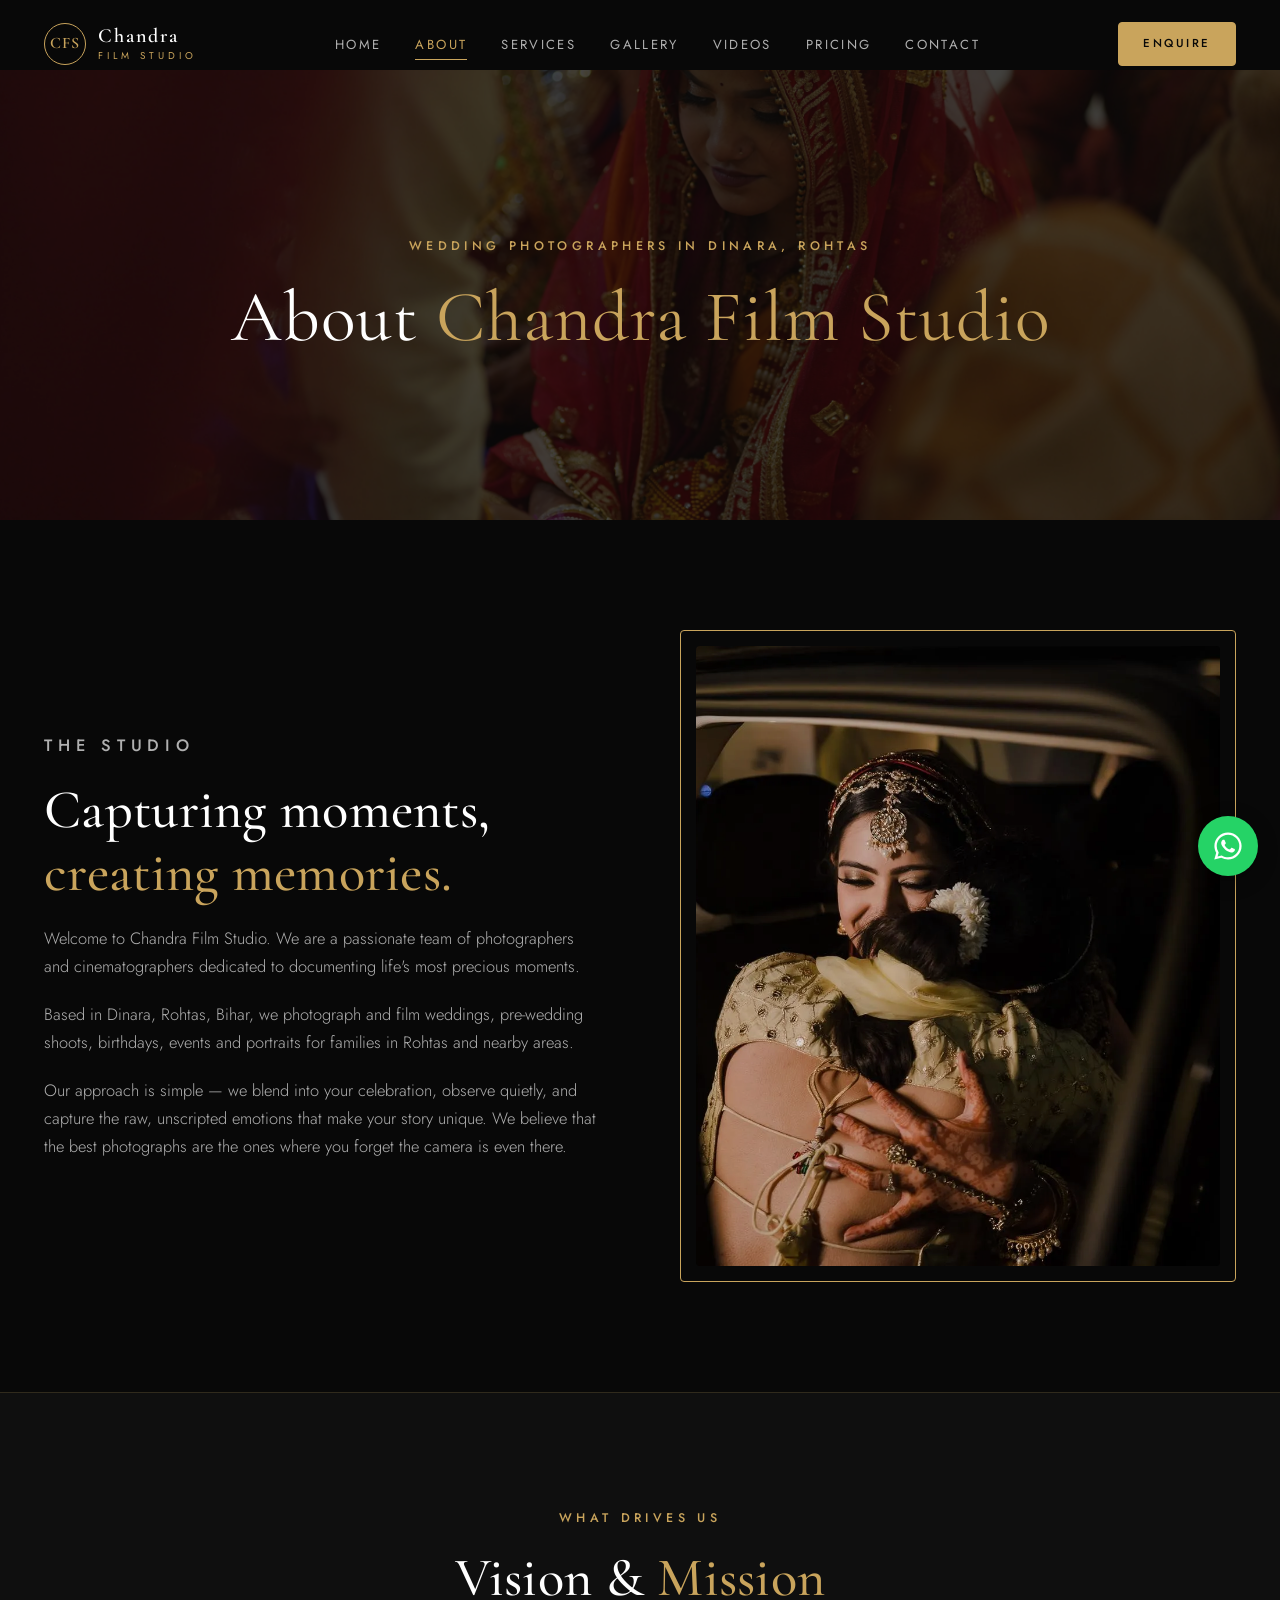
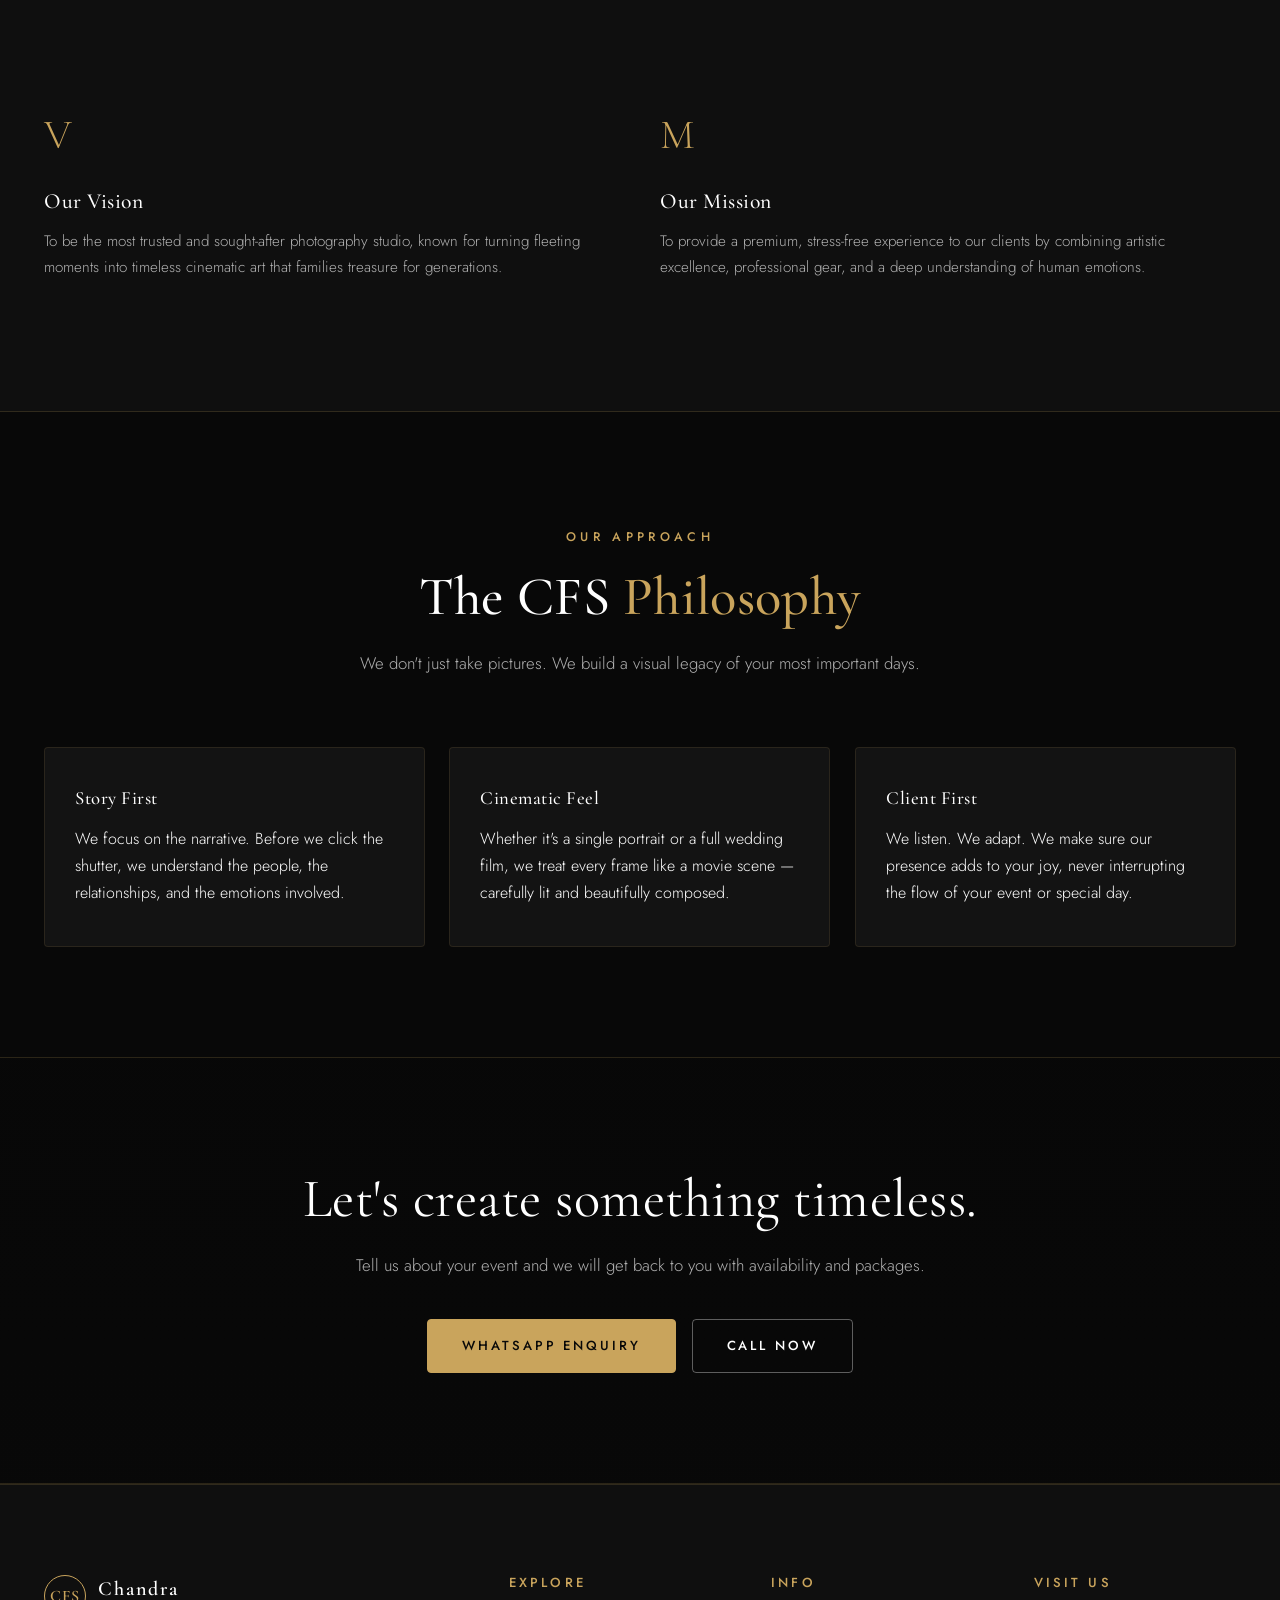
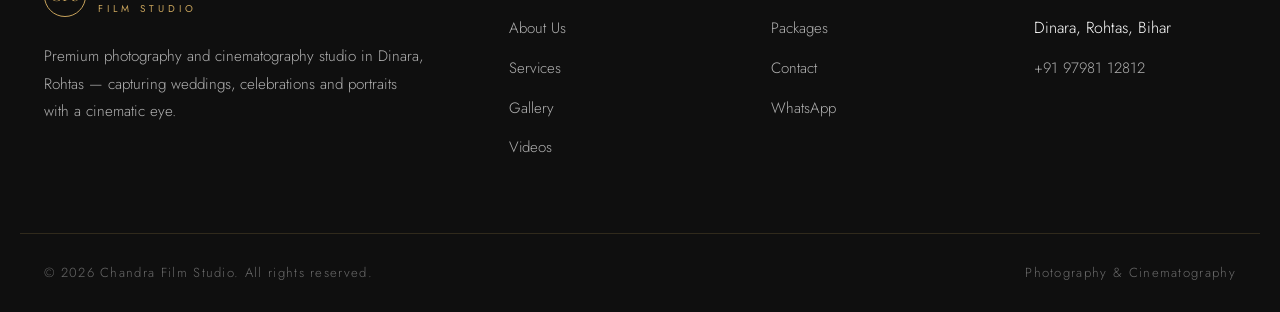
<file: about.html>
<!DOCTYPE html>
<html lang="en">
<head>
  <meta charset="UTF-8" />
  <meta name="viewport" content="width=device-width, initial-scale=1.0" />

  <!-- ================= SEO ================= -->
  <title>About Us | Chandra Film Studio, Dinara, Rohtas</title>
  <meta name="description" content="Meet Chandra Film Studio, a Dinara (Rohtas, Bihar) wedding photography and cinematography team focused on candid, timeless storytelling." />
  <meta name="robots" content="index, follow" />
  <meta name="theme-color" content="#080808" />
  <link rel="canonical" href="https://chandrafilmstudio.in/about" />
  <link rel="icon" href="images/logo.png" />

  <meta property="og:type" content="website" />
  <meta property="og:site_name" content="Chandra Film Studio" />
  <meta property="og:title" content="About Us | Chandra Film Studio, Dinara, Rohtas" />
  <meta property="og:description" content="A Dinara, Rohtas wedding photography and cinematography team focused on candid, timeless storytelling." />
  <meta property="og:url" content="https://chandrafilmstudio.in/about" />
  <meta property="og:image" content="https://chandrafilmstudio.in/images/og-cover.jpg" />
  <meta property="og:locale" content="en_IN" />
  <meta name="twitter:card" content="summary_large_image" />

  <link rel="preconnect" href="https://fonts.googleapis.com" />
  <link rel="preconnect" href="https://fonts.gstatic.com" crossorigin />
  <link href="https://fonts.googleapis.com/css2?family=Cormorant+Garamond:wght@300;400;500;600;700&family=Jost:wght@300;400;500;600&display=swap" rel="stylesheet" />

  <link rel="stylesheet" href="css/style.css" />
</head>

<body>

  <!-- ================= HEADER / NAVBAR ================= -->
  <header class="header" id="header">
    <div class="container header-inner">

      <a href="index.html" class="logo">
        <span class="logo-mark">CFS</span>
        <span class="logo-name">Chandra<em>Film Studio</em></span>
      </a>

      <nav class="nav" id="nav">
        <ul class="nav-list">
          <li><a href="index.html"    class="nav-link">Home</a></li>
          <li><a href="about.html"    class="nav-link active">About</a></li>
          <li><a href="services.html" class="nav-link">Services</a></li>
          <li><a href="gallery.html"  class="nav-link">Gallery</a></li>
          <li><a href="videos.html"   class="nav-link">Videos</a></li>
          <li><a href="pricing.html"  class="nav-link">Pricing</a></li>
          <li><a href="contact.html"  class="nav-link">Contact</a></li>
        </ul>
      </nav>

      <a href="https://wa.me/919798112812" class="btn btn-gold btn-sm header-cta"
         target="_blank" rel="noopener">Enquire</a>

      <button class="nav-toggle" id="navToggle" aria-label="Open menu"
              aria-expanded="false" aria-controls="nav">
        <span></span><span></span><span></span>
      </button>

    </div>
  </header>

  <main>

  <!-- ================= PAGE HERO ================= -->
  <section class="page-hero">
    <div class="page-hero-bg">
      <img src="images/wedding17.webp" alt="Wedding photography by Chandra Film Studio, Dinara, Rohtas" fetchpriority="high" />
    </div>
    <div class="page-hero-veil"></div>
    <div class="container page-hero-content">
      <p class="eyebrow reveal">Wedding Photographers in Dinara, Rohtas</p>
      <h1 class="reveal">About <span class="gold">Chandra Film Studio</span></h1>
    </div>
  </section>

  <!-- ================= STUDIO STORY ================= -->
  <section class="section">
    <div class="container intro-grid">

      <div class="intro-copy reveal">
        <p class="eyebrow">The Studio</p>
        <h2 class="section-title">Capturing moments,<br /><span class="gold">creating memories.</span></h2>
        <p>
          Welcome to Chandra Film Studio. We are a passionate team of photographers and cinematographers dedicated to documenting life's most precious moments.
        </p>
        <!-- TODO: Studio ki actual story (shuruaat, safar, team) client se lekar yahan ek paragraph add karein. -->
        <p>
          Based in Dinara, Rohtas, Bihar, we photograph and film weddings, pre-wedding shoots,
          birthdays, events and portraits for families in Rohtas and nearby areas.
        </p>
        <p>
          Our approach is simple — we blend into your celebration, observe quietly, and capture the raw, unscripted emotions that make your story unique. We believe that the best photographs are the ones where you forget the camera is even there.
        </p>
      </div>

      <div class="intro-media reveal">
        <img src="images/wedding10.webp" alt="Chandra Film Studio photographer capturing a moment in Dinara, Rohtas" loading="lazy" />
      </div>

    </div>
  </section>

  <!-- ================= VISION & MISSION ================= -->
  <section class="section why">
    <div class="container">

      <div class="section-head reveal">
        <p class="eyebrow">What Drives Us</p>
        <h2 class="section-title">Vision &amp; <span class="gold">Mission</span></h2>
      </div>

      <div class="why-grid" style="grid-template-columns: repeat(2, 1fr);">

        <div class="why-item reveal">
          <span class="why-num">V</span>
          <h3>Our Vision</h3>
          <p>
            To be the most trusted and sought-after photography studio, known for turning fleeting moments into timeless cinematic art that families treasure for generations.
          </p>
        </div>

        <div class="why-item reveal">
          <span class="why-num">M</span>
          <h3>Our Mission</h3>
          <p>
            To provide a premium, stress-free experience to our clients by combining artistic excellence, professional gear, and a deep understanding of human emotions.
          </p>
        </div>

      </div>
    </div>
  </section>

  <!-- ================= PHILOSOPHY ================= -->
  <section class="section">
    <div class="container">

      <div class="section-head reveal">
        <p class="eyebrow">Our Approach</p>
        <h2 class="section-title">The CFS <span class="gold">Philosophy</span></h2>
        <p class="section-sub">We don't just take pictures. We build a visual legacy of your most important days.</p>
      </div>

      <div class="cards">
        <div class="card reveal" style="padding: 40px 30px;">
          <h3 style="margin-bottom: 15px;">Story First</h3>
          <p>We focus on the narrative. Before we click the shutter, we understand the people, the relationships, and the emotions involved.</p>
        </div>

        <div class="card reveal" style="padding: 40px 30px;">
          <h3 style="margin-bottom: 15px;">Cinematic Feel</h3>
          <p>Whether it's a single portrait or a full wedding film, we treat every frame like a movie scene — carefully lit and beautifully composed.</p>
        </div>

        <div class="card reveal" style="padding: 40px 30px;">
          <h3 style="margin-bottom: 15px;">Client First</h3>
          <p>We listen. We adapt. We make sure our presence adds to your joy, never interrupting the flow of your event or special day.</p>
        </div>
      </div>

    </div>
  </section>

  <!-- ================= WHATSAPP CTA BAND ================= -->
  <section class="cta-band">
    <div class="container cta-inner reveal">
      <h2>Let's create something timeless.</h2>
      <p>Tell us about your event and we will get back to you with availability and packages.</p>
      <div class="cta-actions">
        <a href="https://wa.me/919798112812?text=Hello%20Chandra%20Film%20Studio%2C%20I%20would%20like%20to%20enquire%20about%20your%20services."
           class="btn btn-gold" target="_blank" rel="noopener">WhatsApp Enquiry</a>
        <a href="tel:+919798112812" class="btn btn-outline">Call Now</a>
      </div>
    </div>
  </section>

  </main>

  <!-- ================= FOOTER ================= -->
  <footer class="footer">
    <div class="container footer-grid">

      <div class="footer-brand">
        <a href="index.html" class="logo">
          <span class="logo-mark">CFS</span>
          <span class="logo-name">Chandra<em>Film Studio</em></span>
        </a>
        <p>
          Premium photography and cinematography studio in Dinara, Rohtas — capturing
          weddings, celebrations and portraits with a cinematic eye.
        </p>
      </div>

      <div class="footer-col">
        <h4>Explore</h4>
        <ul>
          <li><a href="about.html">About Us</a></li>
          <li><a href="services.html">Services</a></li>
          <li><a href="gallery.html">Gallery</a></li>
          <li><a href="videos.html">Videos</a></li>
        </ul>
      </div>

      <div class="footer-col">
        <h4>Info</h4>
        <ul>
          <li><a href="pricing.html">Packages</a></li>
          <li><a href="contact.html">Contact</a></li>
          <li><a href="https://wa.me/919798112812" target="_blank" rel="noopener">WhatsApp</a></li>
        </ul>
      </div>

      <div class="footer-col">
        <h4>Visit Us</h4>
        <ul>
          <li>Dinara, Rohtas, Bihar</li>
          <li><a href="tel:+919798112812">+91 97981 12812</a></li>
          <!-- Social links ready hone par yahan add karein:
          <li><a href="INSTAGRAM_URL" target="_blank" rel="noopener">Instagram</a></li>
          <li><a href="FACEBOOK_URL" target="_blank" rel="noopener">Facebook</a></li>
          <li><a href="YOUTUBE_URL" target="_blank" rel="noopener">YouTube</a></li>
          -->
        </ul>
      </div>

    </div>

    <div class="container footer-bottom">
      <p>© <span id="year">2026</span> Chandra Film Studio. All rights reserved.</p>
      <p>Photography &amp; Cinematography</p>
    </div>
  </footer>

  <button class="to-top" id="toTop" aria-label="Back to top">↑</button>

  <script src="js/script.js"></script>
</body>
</html>
</file>
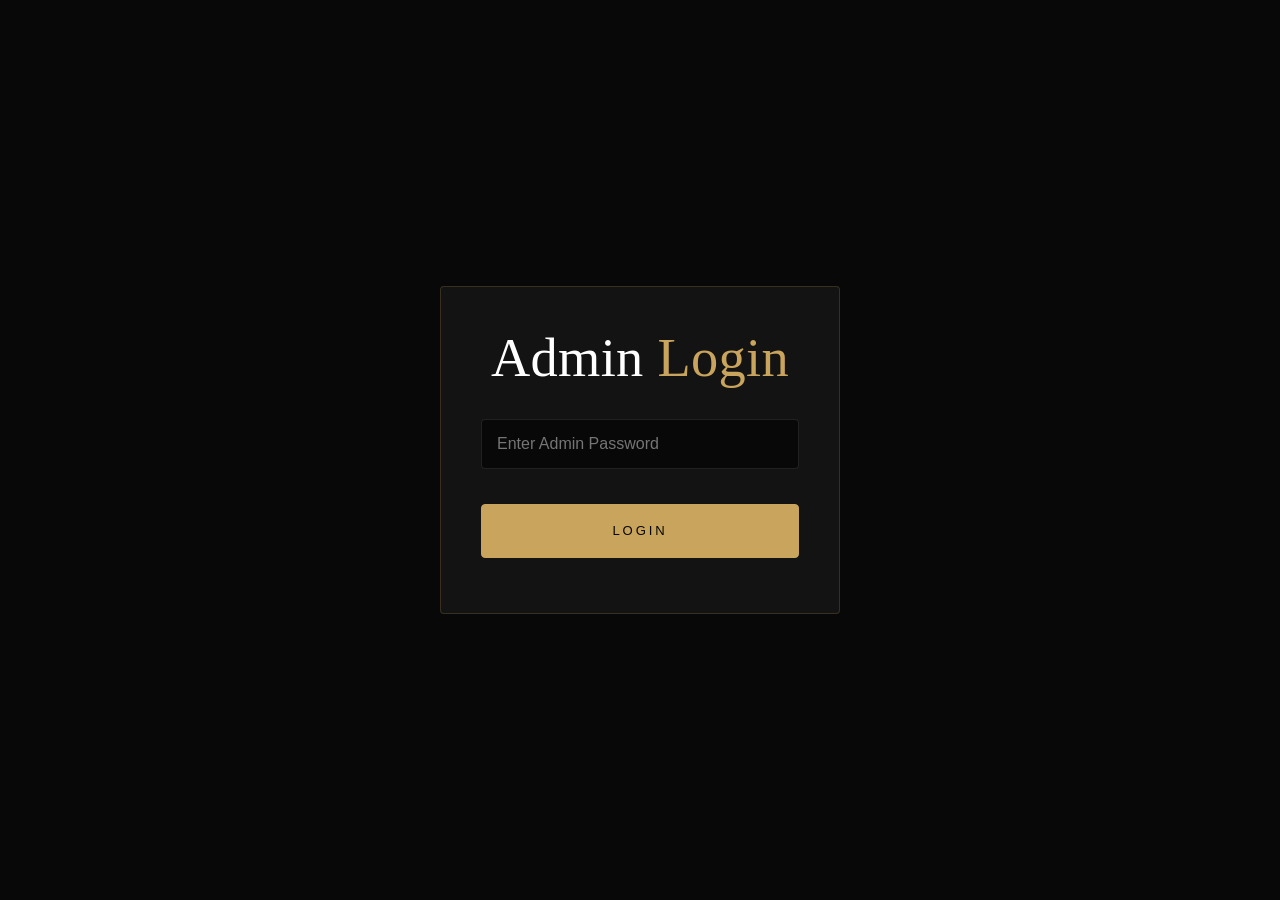
<file: admin.html>
<!DOCTYPE html>
<html lang="en">
<head>
  <meta charset="UTF-8">
  <meta name="viewport" content="width=device-width, initial-scale=1.0">
  <title>Admin Dashboard | Chandra Film Studio</title>
  <link rel="stylesheet" href="css/style.css">
  <style>
    /* ================= DASHBOARD LAYOUT ================= */
    body { background: #080808; margin: 0; padding: 0; overflow: hidden; font-family: var(--font-body); }
    
    /* Login Screen */
    .login-wrapper {
      display: flex; height: 100vh; align-items: center; justify-content: center;
    }
    .login-box {
      background: var(--black-card); padding: 40px; border-radius: var(--radius);
      border: 1px solid rgba(201, 164, 92, 0.2); width: 100%; max-width: 400px;
    }

    /* Dashboard Layout */
    .dashboard { display: none; height: 100vh; width: 100%; }
    .dashboard.active { display: flex; }

    /* Sidebar */
    .sidebar {
      width: 260px; background: #0f0f0f; border-right: 1px solid rgba(201, 164, 92, 0.2);
      display: flex; flex-direction: column; transition: transform 0.3s ease; z-index: 1000;
    }
    .sidebar-logo {
      padding: 30px 20px; font-family: var(--font-display); font-size: 1.5rem;
      color: var(--gold); border-bottom: 1px solid rgba(255,255,255,0.05); text-align: center;
    }
    .sidebar-menu { flex: 1; padding: 20px 0; overflow-y: auto; }
    .sidebar-menu a {
      display: block; padding: 15px 25px; color: var(--grey); text-decoration: none;
      font-size: 0.95rem; cursor: pointer; transition: all 0.3s;
      border-left: 3px solid transparent;
    }
    .sidebar-menu a:hover, .sidebar-menu a.active {
      background: rgba(201, 164, 92, 0.1); color: var(--gold); border-left-color: var(--gold);
    }
    .sidebar-footer { padding: 20px; border-top: 1px solid rgba(255,255,255,0.05); }

    /* Main Content */
    .main-content { flex: 1; display: flex; flex-direction: column; overflow: hidden; }
    .topbar {
      padding: 20px 30px; background: #0f0f0f; border-bottom: 1px solid rgba(201, 164, 92, 0.2);
      display: flex; justify-content: space-between; align-items: center;
    }
    .content-area { flex: 1; padding: 30px; overflow-y: auto; }

    /* Mobile Toggle */
    .menu-toggle { display: none; background: none; border: none; color: var(--gold); font-size: 1.5rem; cursor: pointer; }

    /* Tabs */
    .tab-section { display: none; animation: fadeIn 0.3s ease; }
    .tab-section.active { display: block; }
    @keyframes fadeIn { from { opacity: 0; transform: translateY(10px); } to { opacity: 1; transform: translateY(0); } }

    /* Card Styles */
    .admin-card {
      background: var(--black-card); padding: 25px; border-radius: var(--radius);
      border: 1px solid rgba(255, 255, 255, 0.05); margin-bottom: 30px;
    }
    .admin-card h3 { color: var(--gold); margin-bottom: 20px; font-size: 1.2rem; }
    .form-control {
      width: 100%; padding: 15px; background: var(--black); border: 1px solid rgba(255, 255, 255, 0.1);
      color: var(--white); border-radius: var(--radius); margin-bottom: 15px; font-family: var(--font-body);
    }
    .form-control:focus { border-color: var(--gold); outline: none; }

    /* Review Items */
    .admin-review { padding: 20px; border: 1px solid rgba(255,255,255,0.1); border-radius: 8px; margin-bottom: 15px; }
    .delete-btn { background: #c62828; color: white; border: none; padding: 8px 15px; border-radius: 4px; cursor: pointer; font-size: 0.85rem; margin-top: 10px; }
    .delete-btn:hover { background: #b71c1c; }
    button:disabled { opacity: 0.6; cursor: not-allowed; }

    /* Gallery Items */
    .gallery-admin-grid { display: grid; grid-template-columns: repeat(auto-fill, minmax(200px, 1fr)); gap: 20px; }
    .admin-gallery-card { background: var(--black); border: 1px solid rgba(255,255,255,0.1); padding: 15px; border-radius: 8px; }
    .admin-gallery-card img { width: 100%; height: 150px; object-fit: cover; border-radius: 6px; margin-bottom: 10px; }

    /* Responsive */
    @media (max-width: 768px) {
      .sidebar { position: fixed; left: 0; top: 0; bottom: 0; transform: translateX(-100%); }
      .sidebar.open { transform: translateX(0); }
      .menu-toggle { display: block; }
      .content-area { padding: 20px 15px; }
    }
  </style>
</head>
<body>

  <!-- LOGIN SCREEN -->
  <div class="login-wrapper" id="loginPanel">
    <div class="login-box">
      <h2 class="section-title" style="text-align: center; margin-bottom: 30px;">Admin <span class="gold">Login</span></h2>
      <form id="loginForm">
        <div class="form-group">
          <input type="password" id="adminPassword" class="form-control" placeholder="Enter Admin Password" required autocomplete="current-password">
        </div>
        <button type="submit" class="btn btn-gold" style="width: 100%;" id="loginBtn">Login</button>
      </form>
      <p id="loginMsg" style="margin-top: 15px; text-align: center; color: red; font-weight: bold;"></p>
    </div>
  </div>

  <!-- DASHBOARD -->
  <div class="dashboard" id="adminPanel">
    
    <!-- SIDEBAR -->
    <aside class="sidebar" id="sidebar">
      <div class="sidebar-logo">CFS Admin</div>
      <nav class="sidebar-menu">
        <a onclick="switchTab('reviews')" id="tab-btn-reviews" class="active">⭐ Manage Reviews</a>
        <a onclick="switchTab('gallery')" id="tab-btn-gallery">🖼️ Manage Gallery</a>
        <a onclick="switchTab('calculator')" id="tab-btn-calculator">💰 Calculator Pricing</a>
      </nav>
      <div class="sidebar-footer">
        <button type="button" class="btn btn-outline btn-sm" style="width: 100%;" id="logoutBtn">Logout</button>
      </div>
    </aside>

    <!-- MAIN CONTENT -->
    <main class="main-content">
      <header class="topbar">
        <button class="menu-toggle" onclick="document.getElementById('sidebar').classList.toggle('open')">☰</button>
        <h3 id="pageTitle" style="margin: 0; font-size: 1.1rem; color: var(--white);">Manage Reviews</h3>
        <div style="width: 30px;"></div>
      </header>

      <div class="content-area">
        
        <!-- TAB 1: REVIEWS -->
        <section id="section-reviews" class="tab-section active">
          <div class="admin-card">
            <h3>Add New Review</h3>
            <form id="reviewForm">
              <div style="display: flex; gap: 15px; flex-wrap: wrap;">
                <input type="text" id="clientName" class="form-control" placeholder="Client Name" maxlength="80" required style="flex: 1; min-width: 200px;">
                <input type="text" id="clientEvent" class="form-control" placeholder="Event (Wedding, Birthday etc.)" maxlength="80" required style="flex: 1; min-width: 200px;">
              </div>
              <textarea id="clientText" class="form-control" rows="4" placeholder="Review Text" maxlength="1000" required></textarea>
              <button type="submit" class="btn btn-gold btn-sm" id="addBtn">Add Review</button>
            </form>
            <p id="adminMsg" style="margin-top: 15px; font-weight: bold;"></p>
          </div>

          <div class="admin-card">
            <h3>Existing Reviews</h3>
            <div id="reviewContainer">Loading reviews...</div>
          </div>
        </section>

        <!-- TAB 2: GALLERY -->
        <section id="section-gallery" class="tab-section">
          <div class="admin-card">
            <h3>Upload New Image</h3>
            <form id="galleryForm">
              <div class="form-group">
                <label>Select Image</label>
                <input type="file" id="galleryImage" accept="image/*" required class="form-control">
              </div>
              <div class="form-group">
                <label>Select Category</label>
                <select id="galleryCategory" required class="form-control">
                  <option value="">Choose Category</option>
                  <option value="Wedding">Wedding</option>
                  <option value="Events">Events</option>
                </select>
              </div>
              <button type="submit" class="btn btn-gold btn-sm" id="galleryUploadBtn">Upload Image</button>
            </form>
            <p id="galleryMsg" style="margin-top: 15px; font-weight: bold;"></p>
          </div>

          <div class="admin-card">
            <h3>Existing Gallery Images</h3>
            <div id="galleryContainer">Loading gallery...</div>
          </div>
        </section>

        
<!-- TAB 3: CALCULATOR PRICING -->
<section id="section-calculator" class="tab-section">
  <div class="admin-card">
    <h3>Set Calculator Rates (₹)</h3>

    <p style="color: var(--grey); margin-bottom: 20px; font-size: 0.9rem;">
      Yahan set kiye gaye rates website ke Custom Calculator me dikhenge.
    </p>

    <form id="pricingForm">
      <div style="display: grid; grid-template-columns: 1fr 1fr; gap: 15px;">

        <div>
          <label for="rate-wedding" style="color: var(--gold);">Wedding</label>
          <input type="number" id="rate-wedding" class="form-control"
            placeholder="e.g. 15000" min="0" max="10000000" step="1" required>
        </div>

        <div>
          <label for="rate-prewedding" style="color: var(--gold);">Pre-Wedding</label>
          <input type="number" id="rate-prewedding" class="form-control"
            placeholder="e.g. 12000" min="0" max="10000000" step="1" required>
        </div>

        <div>
          <label for="rate-events" style="color: var(--gold);">Events</label>
          <input type="number" id="rate-events" class="form-control"
            placeholder="e.g. 8000" min="0" max="10000000" step="1" required>
        </div>

        <div>
          <label for="rate-portrait" style="color: var(--gold);">Portrait</label>
          <input type="number" id="rate-portrait" class="form-control"
            placeholder="e.g. 5000" min="0" max="10000000" step="1" required>
        </div>

        <div>
          <label for="rate-brandshoot" style="color: var(--gold);">Brand Shoot</label>
          <input type="number" id="rate-brandshoot" class="form-control"
            placeholder="e.g. 20000" min="0" max="10000000" step="1" required>
        </div>

      </div>

      <button type="submit" class="btn btn-gold btn-sm"
        id="savePricingBtn" style="margin-top: 20px;">
        Save Rates
      </button>
    </form>

    <p id="pricingMsg" style="margin-top: 15px; font-weight: bold;"></p>
  </div>
</section>


      </div>
    </main>
  </div>

<script>
  let currentPassword = "";

  // Elements
  const loginPanel = document.getElementById("loginPanel");
  const adminPanel = document.getElementById("adminPanel");
  const loginForm = document.getElementById("loginForm");
  const loginMsg = document.getElementById("loginMsg");
  const adminMsg = document.getElementById("adminMsg");
  const reviewContainer = document.getElementById("reviewContainer");
  
  const galleryForm = document.getElementById("galleryForm");
  const galleryImage = document.getElementById("galleryImage");
  const galleryCategory = document.getElementById("galleryCategory");
  const galleryMsg = document.getElementById("galleryMsg");
  const galleryContainer = document.getElementById("galleryContainer");

  // Helper: API Error Message
  async function getErrorMessage(response) {
    try {
      const data = await response.json();
      return data.error || data.details || `Request failed (${response.status})`;
    } catch {
      return `Request failed (${response.status})`;
    }
  }

  // --- 1. SIDEBAR TAB SWITCHING ---
  function switchTab(tabId) {
    // Hide all tabs and deactivate buttons
    document.querySelectorAll(".tab-section").forEach(sec => sec.classList.remove("active"));
    document.querySelectorAll(".sidebar-menu a").forEach(btn => btn.classList.remove("active"));
    
    // Show selected
    document.getElementById("section-" + tabId).classList.add("active");
    document.getElementById("tab-btn-" + tabId).classList.add("active");
    
    // Update title
    const titles = { reviews: "Manage Reviews", gallery: "Manage Gallery", calculator: "Calculator Pricing" };
    document.getElementById("pageTitle").textContent = titles[tabId];

    // Close mobile sidebar
    if(window.innerWidth <= 768) document.getElementById("sidebar").classList.remove("open");
  }

  // --- 2. LOGIN LOGIC ---
  loginForm.addEventListener("submit", async function(e) {
    e.preventDefault();
    const password = document.getElementById("adminPassword").value;
    const btn = document.getElementById("loginBtn");

    btn.disabled = true;
    btn.textContent = "Verifying...";
    loginMsg.textContent = "";

    try {
      const res = await fetch("/api/admin/verify", {
        method: "POST",
        headers: { "Authorization": `Bearer ${password}` }
      });

      if (!res.ok) throw new Error("Incorrect password");

      currentPassword = password;
      
      loginPanel.style.display = "none";
      adminPanel.classList.add("active");
      adminPanel.style.display = "flex";

      await Promise.all([
  loadReviews(),
  loadGallery(),
  loadPricingRates()
]);
    } catch (error) {
      loginMsg.textContent = "Incorrect password. Please try again.";
    } finally {
      btn.disabled = false;
      btn.textContent = "Login";
    }
  });

  // --- 3. LOGOUT LOGIC ---
  document.getElementById("logoutBtn").addEventListener("click", function() {
    currentPassword = "";
    document.getElementById("adminPassword").value = "";
    adminPanel.classList.remove("active");
    adminPanel.style.display = "none";
    loginPanel.style.display = "flex";
    adminMsg.textContent = ""; galleryMsg.textContent = ""; loginMsg.textContent = "";
    galleryContainer.replaceChildren(); reviewContainer.replaceChildren();
  });

  // --- 4. LOAD REVIEWS ---
  async function loadReviews() {
    reviewContainer.textContent = "Loading reviews...";
    try {
      const res = await fetch("/api/testimonials", { cache: "no-store" });
      if (!res.ok) throw new Error("Unable to load");
      const reviews = await res.json();
      reviewContainer.replaceChildren();

      if (!Array.isArray(reviews) || reviews.length === 0) {
        reviewContainer.textContent = "No reviews available.";
        return;
      }

      reviews.forEach(review => {
        const card = document.createElement("div");
        card.className = "admin-review";
        
        const name = document.createElement("h4");
name.style.color = "var(--gold)";
name.style.marginBottom = "5px";
name.textContent = review.name || "Unknown";

const event = document.createElement("p");
event.style.cssText = "font-size:0.9rem;color:var(--grey);margin-bottom:10px;";
event.textContent = review.event || "";

const reviewText = document.createElement("p");
reviewText.style.marginBottom = "15px";
reviewText.textContent = review.text || "";

card.append(name, event, reviewText);

        if (review.id) {
          const deleteBtn = document.createElement("button");
          deleteBtn.className = "delete-btn";
          deleteBtn.textContent = "Delete Review";
          deleteBtn.onclick = () => deleteReview(review.id, deleteBtn);
          card.appendChild(deleteBtn);
        } else {
          const note = document.createElement("p");
          note.style.color = "#ff4444"; note.style.fontSize = "0.8rem";
          note.textContent = "Legacy review: ID migration required before deletion.";
          card.appendChild(note);
        }
        reviewContainer.appendChild(card);
      });
    } catch (error) {
      reviewContainer.textContent = "Error loading reviews.";
    }
  }

  // --- 5. ADD REVIEW ---
  document.getElementById("reviewForm").addEventListener("submit", async function(e) {
    e.preventDefault();
    const btn = document.getElementById("addBtn");
    btn.disabled = true; btn.textContent = "Adding...";

    const reviewData = {
      name: document.getElementById("clientName").value.trim(),
      event: document.getElementById("clientEvent").value.trim(),
      text: document.getElementById("clientText").value.trim()
    };

    try {
      const res = await fetch("/api/testimonials", {
        method: "POST",
        headers: { "Content-Type": "application/json", "Authorization": `Bearer ${currentPassword}` },
        body: JSON.stringify(reviewData)
      });

      if (!res.ok) throw new Error("Failed");
      
      adminMsg.textContent = "Review added successfully!"; adminMsg.style.color = "#25D366";
      this.reset(); await loadReviews();
    } catch (error) {
      adminMsg.textContent = "Error adding review."; adminMsg.style.color = "red";
    } finally {
      btn.disabled = false; btn.textContent = "Add Review";
    }
  });

  // --- 6. DELETE REVIEW ---
  async function deleteReview(id, btn) {
    if (!confirm("Delete this review?")) return;
    btn.disabled = true; btn.textContent = "Deleting...";

    try {
      const res = await fetch("/api/testimonials", {
        method: "DELETE",
        headers: { "Content-Type": "application/json", "Authorization": `Bearer ${currentPassword}` },
        body: JSON.stringify({ id })
      });

      if (!res.ok) throw new Error("Failed");
      
      adminMsg.textContent = "Review deleted!"; adminMsg.style.color = "#25D366";
      await loadReviews();
    } catch (error) {
      adminMsg.textContent = "Error deleting review."; adminMsg.style.color = "red";
      btn.disabled = false; btn.textContent = "Delete Review";
    }
  }

  // --- 7. LOAD GALLERY ---
  async function loadGallery() {
    galleryContainer.textContent = "Loading gallery...";
    try {
      const res = await fetch("/api/gallery", { cache: "no-store" });
      if (!res.ok) throw new Error("Unable to load");
      const images = await res.json();
      galleryContainer.replaceChildren();

      if (!Array.isArray(images) || images.length === 0) {
        galleryContainer.textContent = "No gallery images available.";
        return;
      }

      const grid = document.createElement("div");
      grid.className = "gallery-admin-grid";

      images.forEach(item => {
        const card = document.createElement("div");
        card.className = "admin-gallery-card";
       const img = document.createElement("img");
img.src = item.secure_url;
img.alt = "Gallery image";
img.loading = "lazy";

const category = document.createElement("p");
category.style.cssText = "font-size:0.85rem;color:var(--grey);";
category.textContent = "Category: " + (item.category || "Unknown");

card.append(img, category);

        const deleteBtn = document.createElement("button");
        deleteBtn.className = "delete-btn";
        deleteBtn.style.width = "100%";
        deleteBtn.textContent = "Delete Image";
        deleteBtn.onclick = () => deleteGalleryImage(item.id, deleteBtn);
        
        card.appendChild(deleteBtn);
        grid.appendChild(card);
      });
      galleryContainer.appendChild(grid);
    } catch (error) {
      galleryContainer.textContent = "Error loading gallery.";
    }
  }

  // --- 8. UPLOAD GALLERY IMAGE ---
  galleryForm.addEventListener("submit", async function(e) {
    e.preventDefault();
    const file = galleryImage.files[0];
    const category = galleryCategory.value;
    const btn = document.getElementById("galleryUploadBtn");

    if (!file || !file.type.startsWith("image/")) {
      galleryMsg.textContent = "Please select a valid image."; galleryMsg.style.color = "red"; return;
    }

    btn.disabled = true; btn.textContent = "Preparing...";
    galleryMsg.textContent = ""; galleryMsg.style.color = "";

    try {
      const signRes = await fetch("/api/gallery/sign", {
        method: "POST",
        headers: { "Authorization": `Bearer ${currentPassword}` }
      });
      if (!signRes.ok) throw new Error(await getErrorMessage(signRes));
      const signData = await signRes.json();

      btn.textContent = "Uploading...";
      const formData = new FormData();
      formData.append("file", file);
      formData.append("api_key", signData.api_key);
      formData.append("upload_preset", signData.upload_preset);
      formData.append("timestamp", signData.timestamp);
      formData.append("signature", signData.signature);

      const cloudinaryRes = await fetch(`https://api.cloudinary.com/v1_1/${signData.cloud_name}/image/upload`, {
        method: "POST", body: formData
      });
      if (!cloudinaryRes.ok) throw new Error(await getErrorMessage(cloudinaryRes));
      const cloudinaryData = await cloudinaryRes.json();

      btn.textContent = "Saving...";
      const saveRes = await fetch("/api/gallery", {
        method: "POST",
        headers: { "Content-Type": "application/json", "Authorization": `Bearer ${currentPassword}` },
        body: JSON.stringify({
          secure_url: cloudinaryData.secure_url,
          public_id: cloudinaryData.public_id,
          category: category
        })
      });
      if (!saveRes.ok) throw new Error(await getErrorMessage(saveRes));

      galleryMsg.textContent = "Image uploaded successfully!"; galleryMsg.style.color = "#25D366";
      galleryForm.reset(); await loadGallery();
    } catch (error) {
      galleryMsg.textContent = error.message || "Image upload failed."; galleryMsg.style.color = "red";
    } finally {
      btn.disabled = false; btn.textContent = "Upload Image";
    }
  });

  // --- 9. DELETE GALLERY IMAGE ---
  async function deleteGalleryImage(id, btn) {
    if (!confirm("Delete this image permanently?")) return;
    btn.disabled = true; btn.textContent = "Deleting...";

    try {
      const res = await fetch("/api/gallery", {
        method: "DELETE",
        headers: { "Content-Type": "application/json", "Authorization": `Bearer ${currentPassword}` },
        body: JSON.stringify({ id })
      });
      if (!res.ok) throw new Error(await getErrorMessage(res));
      
      galleryMsg.textContent = "Image deleted successfully!"; galleryMsg.style.color = "#25D366";
      await loadGallery();
    } catch (error) {
      galleryMsg.textContent = error.message || "Error deleting image."; galleryMsg.style.color = "red";
      btn.disabled = false; btn.textContent = "Delete Image";
    }
  }

  // --- 10. PRICING CALCULATOR LOGIC ---

  async function loadPricingRates() {
    try {
      const res = await fetch("/api/pricing", {
        cache: "no-store"
      });

      if (!res.ok) throw new Error("Failed to load rates");

      const rates = await res.json();

      document.getElementById("rate-wedding").value = rates.Wedding ?? "";
      document.getElementById("rate-prewedding").value = rates.PreWedding ?? "";
      document.getElementById("rate-events").value = rates.Events ?? "";
      document.getElementById("rate-portrait").value = rates.Portrait ?? "";
      document.getElementById("rate-brandshoot").value = rates.BrandShoot ?? "";

    } catch (error) {
      console.error("Could not load pricing rates:", error);
    }
  }

  // Save Pricing Rates
  document.getElementById("pricingForm").addEventListener("submit", async function(e) {
    e.preventDefault();

    const btn = document.getElementById("savePricingBtn");
    const msg = document.getElementById("pricingMsg");

    if (!currentPassword) {
      msg.textContent = "Please login again.";
      msg.style.color = "red";
      return;
    }

    const fields = [
      "rate-wedding",
      "rate-prewedding",
      "rate-events",
      "rate-portrait",
      "rate-brandshoot"
    ];

    for (const id of fields) {
      const input = document.getElementById(id);

      if (!input.checkValidity()) {
        input.reportValidity();
        return;
      }
    }

    const newRates = {
      Wedding: Number(document.getElementById("rate-wedding").value),
      PreWedding: Number(document.getElementById("rate-prewedding").value),
      Events: Number(document.getElementById("rate-events").value),
      Portrait: Number(document.getElementById("rate-portrait").value),
      BrandShoot: Number(document.getElementById("rate-brandshoot").value)
    };

    btn.disabled = true;
    btn.textContent = "Saving...";
    msg.textContent = "";

    try {
      const res = await fetch("/api/pricing", {
        method: "POST",
        headers: {
          "Content-Type": "application/json",
          "Authorization": `Bearer ${currentPassword}`
        },
        body: JSON.stringify(newRates)
      });

      if (!res.ok) throw new Error("Could not save rates");

      msg.textContent = "Rates updated successfully!";
      msg.style.color = "#25D366";

    } catch (error) {
      msg.textContent = "Error saving rates. Please try again.";
      msg.style.color = "red";

    } finally {
      btn.disabled = false;
      btn.textContent = "Save Rates";
    }
  });

</script>
</body>
</html>
</file>
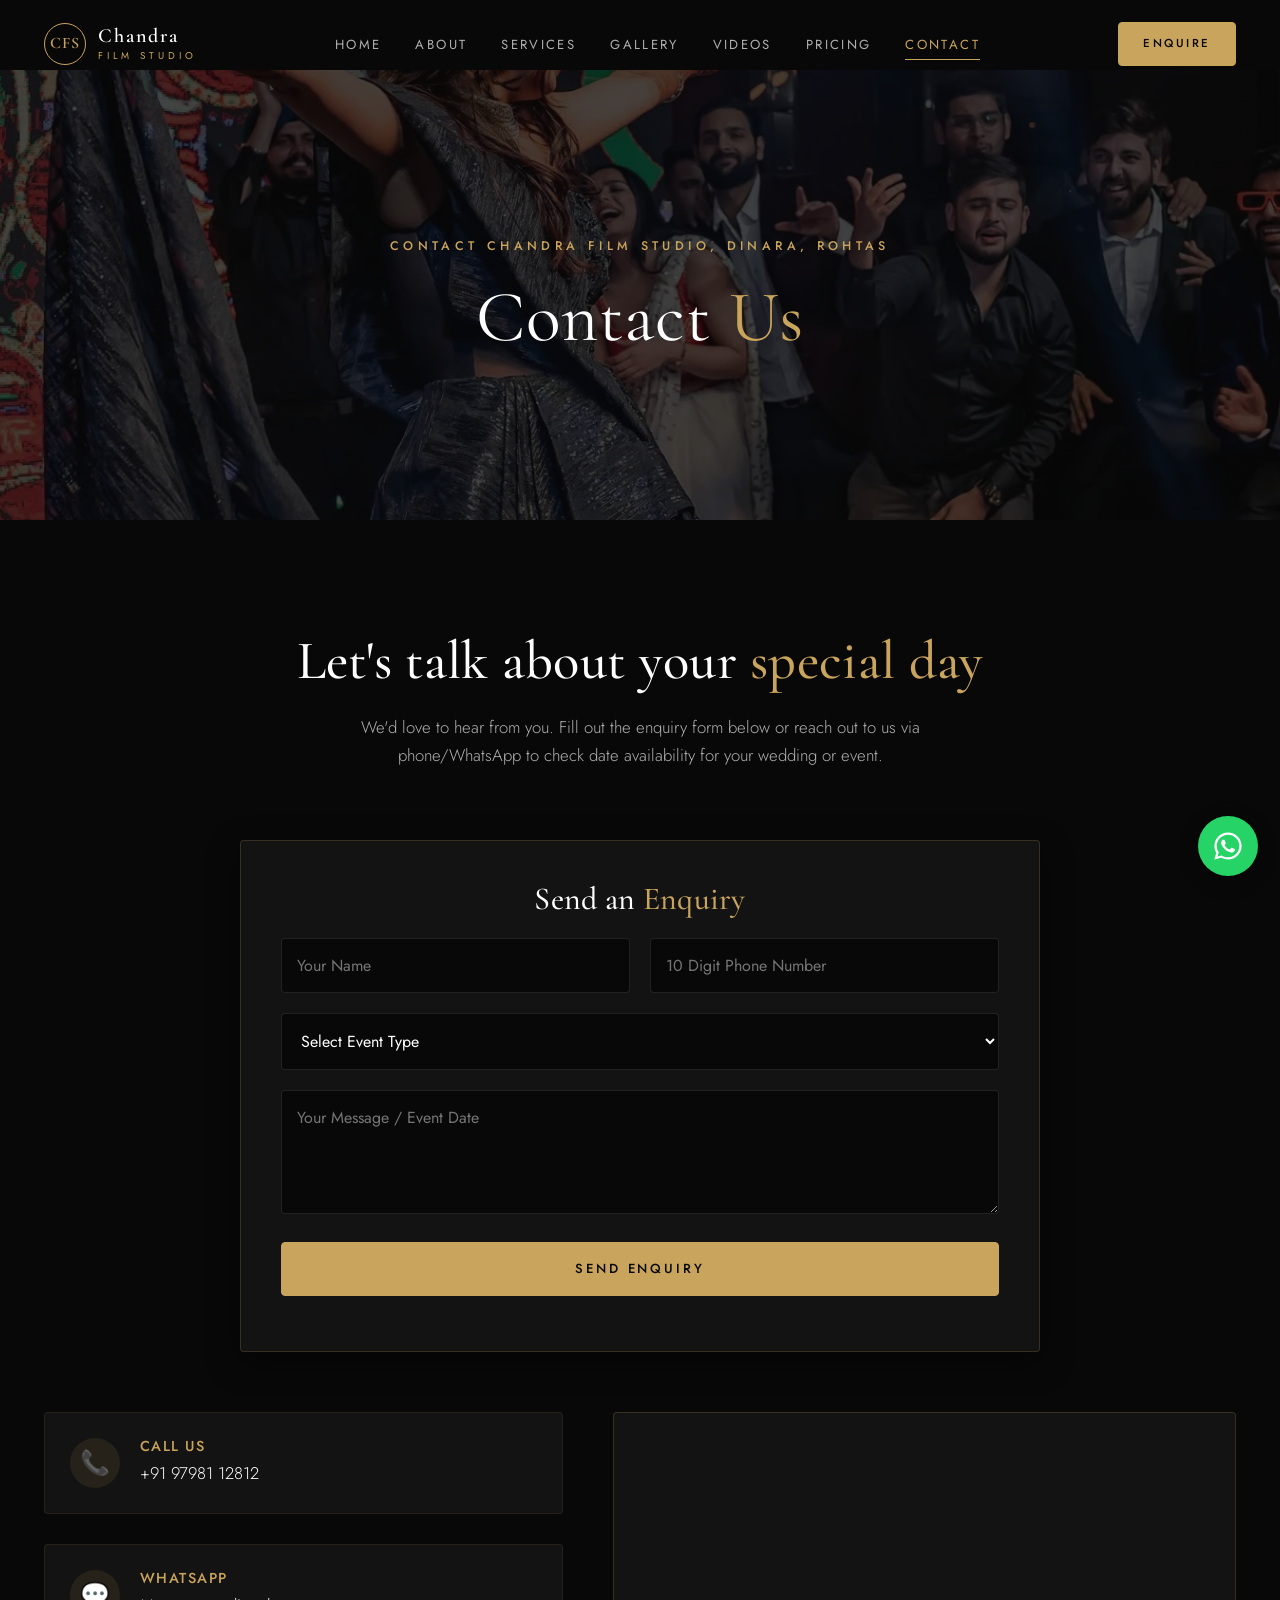
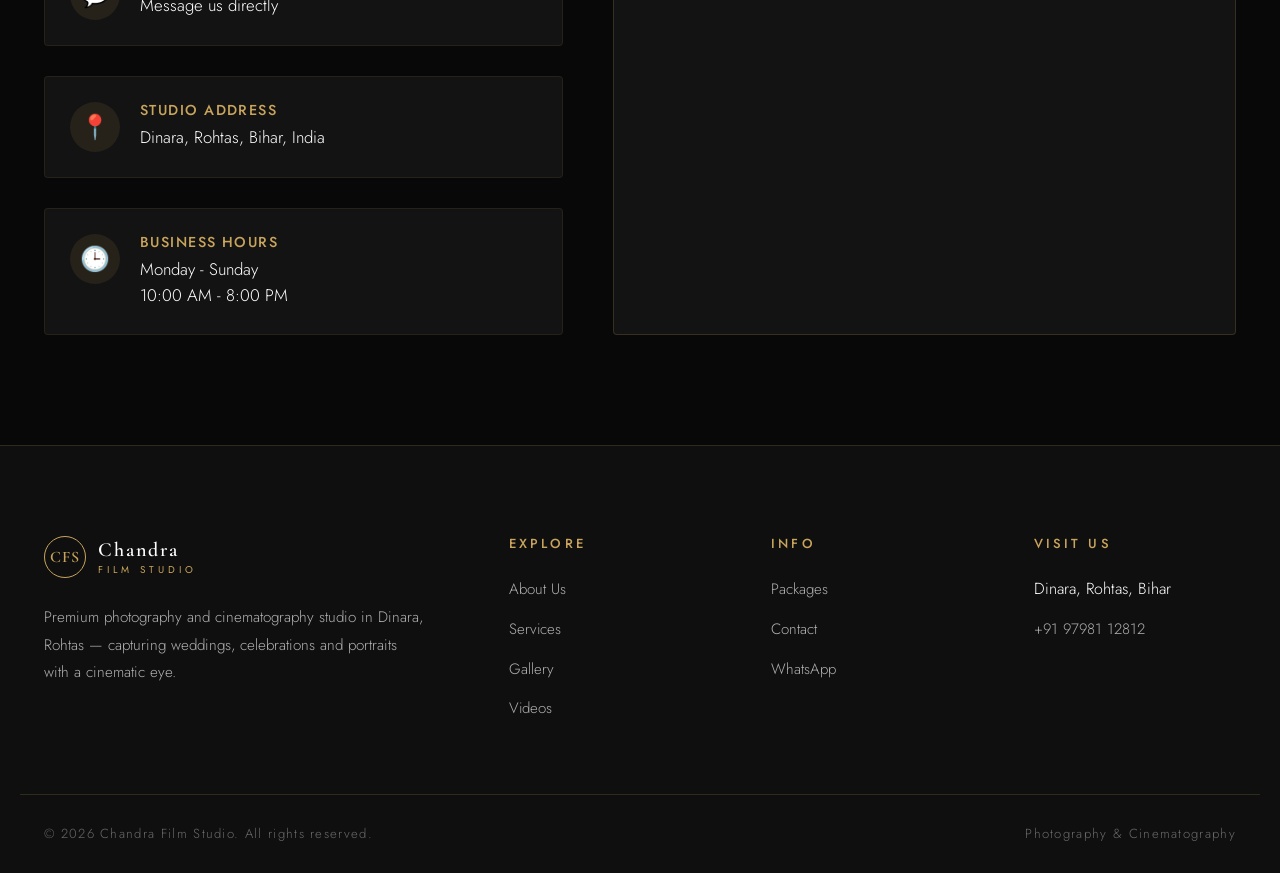
<file: contact.html>
<!DOCTYPE html>
<html lang="en">
<head>
  <meta charset="UTF-8" />
  <meta name="viewport" content="width=device-width, initial-scale=1.0" />

  <!-- ================= SEO ================= -->
  <title>Contact &amp; Book Your Wedding Shoot | Chandra Film Studio</title>
  <meta name="description" content="Book Chandra Film Studio for your wedding in Dinara, Rohtas, Bihar. Call +91 97981 12812 or WhatsApp to check date availability." />
  <meta name="robots" content="index, follow" />
  <meta name="theme-color" content="#080808" />
  <link rel="canonical" href="https://chandrafilmstudio.in/contact" />
  <link rel="icon" href="images/logo.png" />

  <meta property="og:type" content="website" />
  <meta property="og:site_name" content="Chandra Film Studio" />
  <meta property="og:title" content="Contact &amp; Book Your Wedding Shoot | Chandra Film Studio" />
  <meta property="og:description" content="Call or WhatsApp Chandra Film Studio, Dinara, Rohtas, to check date availability." />
  <meta property="og:url" content="https://chandrafilmstudio.in/contact" />
  <meta property="og:image" content="https://chandrafilmstudio.in/images/og-cover.jpg" />
  <meta property="og:locale" content="en_IN" />
  <meta name="twitter:card" content="summary_large_image" />

  <!-- Contact Schema -->
  <script type="application/ld+json">
  {
    "@context": "https://schema.org",
    "@type": "ContactPage",
    "name": "Contact Chandra Film Studio",
    "url": "https://chandrafilmstudio.in/contact",
    "mainEntity": {
      "@type": "Photographer",
      "name": "Chandra Film Studio",
      "url": "https://chandrafilmstudio.in/",
      "telephone": "+919798112812",
      "address": {
        "@type": "PostalAddress",
        "addressLocality": "Dinara",
        "addressRegion": "Bihar",
        "addressCountry": "IN"
      },
      "openingHours": "Mo-Su 10:00-20:00"
    }
  }
  </script>

  <link rel="preconnect" href="https://fonts.googleapis.com" />
  <link rel="preconnect" href="https://fonts.gstatic.com" crossorigin />
  <link href="https://fonts.googleapis.com/css2?family=Cormorant+Garamond:wght@300;400;500;600;700&family=Jost:wght@300;400;500;600&display=swap" rel="stylesheet" />

  <link rel="stylesheet" href="css/style.css" />
</head>

<body>

  <!-- HEADER / NAVBAR -->
  <header class="header" id="header">
    <div class="container header-inner">

      <a href="index.html" class="logo">
        <span class="logo-mark">CFS</span>
        <span class="logo-name">Chandra<em>Film Studio</em></span>
      </a>

      <nav class="nav" id="nav">
        <ul class="nav-list">
          <li><a href="index.html" class="nav-link">Home</a></li>
          <li><a href="about.html" class="nav-link">About</a></li>
          <li><a href="services.html" class="nav-link">Services</a></li>
          <li><a href="gallery.html" class="nav-link">Gallery</a></li>
          <li><a href="videos.html" class="nav-link">Videos</a></li>
          <li><a href="pricing.html" class="nav-link">Pricing</a></li>
          <li><a href="contact.html" class="nav-link active">Contact</a></li>
        </ul>
      </nav>

      <a href="https://wa.me/919798112812"
         class="btn btn-gold btn-sm header-cta"
         target="_blank" rel="noopener">Enquire</a>

      <button class="nav-toggle" id="navToggle" aria-label="Open menu"
              aria-expanded="false" aria-controls="nav">
        <span></span><span></span><span></span>
      </button>

    </div>
  </header>

  <main>

  <!-- PAGE HERO -->
  <section class="page-hero">
    <div class="page-hero-bg">
      <img src="images/wedding13.webp"
           alt="Contact Chandra Film Studio, wedding photographers in Dinara, Rohtas" fetchpriority="high" />
    </div>
    <div class="page-hero-veil"></div>

    <div class="container page-hero-content">
      <p class="eyebrow reveal">Contact Chandra Film Studio, Dinara, Rohtas</p>
      <h1 class="reveal">Contact <span class="gold">Us</span></h1>
    </div>
  </section>

  <!-- CONTACT SECTION -->
  <section class="section">
    <div class="container">

      <div class="section-head reveal">
        <h2 class="section-title">
          Let's talk about your <span class="gold">special day</span>
        </h2>
        <p class="section-sub">
          We'd love to hear from you. Fill out the enquiry form below or reach out to us via phone/WhatsApp to check date availability for your wedding or event.
        </p>
      </div>

      <!-- ================= NEW ENQUIRY FORM ================= -->
      <div class="enquiry-form-container reveal">
        <h3 class="section-title" style="font-size: 2rem; margin-bottom: 20px; text-align: center;">Send an <span class="gold">Enquiry</span></h3>
        <form id="enquiryForm" class="enquiry-form">
          <div class="form-row">
            <div class="form-group">
              <input type="text" id="name" placeholder="Your Name" required>
            </div>
            <div class="form-group">
             <input
  type="tel"
  id="phone"
  placeholder="10 Digit Phone Number"
  inputmode="numeric"
  pattern="[0-9]{10}"
  minlength="10"
  maxlength="10"
  autocomplete="tel"
  title="Please enter exactly 10 digits"
  required
>
            </div>
          </div>
          <div class="form-group">
            <select id="eventType" required>
              <option value="" disabled selected>Select Event Type</option>
              <option value="Wedding">Wedding</option>
              <option value="Pre-Wedding">Pre-Wedding</option>
              <option value="Birthday/Event">Birthday / Event</option>
              <option value="Other">Other</option>
            </select>
          </div>
          <div class="form-group">
            <textarea id="message" rows="4" placeholder="Your Message / Event Date" required></textarea>
          </div>
          <button type="submit" class="btn btn-gold" id="submitBtn" style="width: 100%;">Send Enquiry</button>
        </form>
        <div id="formMessage" style="margin-top: 15px; font-weight: 500; text-align: center;"></div>
      </div>
      <!-- ================= END ENQUIRY FORM ================= -->

      <div class="contact-grid">

        <!-- CONTACT DETAILS -->
        <div class="contact-info reveal">

          <div class="contact-item">
            <div class="contact-icon">📞</div>
            <div>
              <h4>Call Us</h4>
              <p>
                <a href="tel:+919798112812">+91 97981 12812</a>
              </p>
            </div>
          </div>

          <div class="contact-item">
            <div class="contact-icon">💬</div>
            <div>
              <h4>WhatsApp</h4>
              <p>
                <a href="https://wa.me/919798112812?text=Hello%20Chandra%20Film%20Studio%2C%20I%20would%20like%20to%20check%20availability%20for%20my%20event."
                   target="_blank" rel="noopener">
                  Message us directly
                </a>
              </p>
            </div>
          </div>

          <div class="contact-item">
            <div class="contact-icon">📍</div>
            <div>
              <h4>Studio Address</h4>
              <p>Dinara, Rohtas, Bihar, India</p>
            </div>
          </div>

          <div class="contact-item">
            <div class="contact-icon">🕒</div>
            <div>
              <h4>Business Hours</h4>
              <p>Monday - Sunday<br />10:00 AM - 8:00 PM</p>
            </div>
          </div>

        </div>

        <!-- GOOGLE MAP -->
        <div class="contact-map reveal">
          <iframe
            src="https://www.google.com/maps?q=Dinara,Rohtas,Bihar,India&output=embed"
            width="100%"
            height="100%"
            style="border:0; min-height:400px;"
            allowfullscreen=""
            loading="lazy"
            referrerpolicy="no-referrer-when-downgrade"
            title="Chandra Film Studio location map, Dinara, Rohtas, Bihar">
          </iframe>
        </div>

      </div>

    </div>
  </section>

  </main>

  <!-- FOOTER -->
  <footer class="footer">
    <div class="container footer-grid">

      <div class="footer-brand">
        <a href="index.html" class="logo">
          <span class="logo-mark">CFS</span>
          <span class="logo-name">Chandra<em>Film Studio</em></span>
        </a>

        <p>
          Premium photography and cinematography studio in Dinara, Rohtas — capturing
          weddings, celebrations and portraits with a cinematic eye.
        </p>
      </div>

      <div class="footer-col">
        <h4>Explore</h4>
        <ul>
          <li><a href="about.html">About Us</a></li>
          <li><a href="services.html">Services</a></li>
          <li><a href="gallery.html">Gallery</a></li>
          <li><a href="videos.html">Videos</a></li>
        </ul>
      </div>

      <div class="footer-col">
        <h4>Info</h4>
        <ul>
          <li><a href="pricing.html">Packages</a></li>
          <li><a href="contact.html">Contact</a></li>
          <li>
            <a href="https://wa.me/919798112812"
               target="_blank" rel="noopener">WhatsApp</a>
          </li>
        </ul>
      </div>

      <div class="footer-col">
        <h4>Visit Us</h4>
        <ul>
          <li>Dinara, Rohtas, Bihar</li>
          <li><a href="tel:+919798112812">+91 97981 12812</a></li>
        </ul>
      </div>

    </div>

    <div class="container footer-bottom">
      <p>© <span id="year">2026</span> Chandra Film Studio. All rights reserved.</p>
      <p>Photography &amp; Cinematography</p>
    </div>
  </footer>

  <button class="to-top" id="toTop" aria-label="Back to top">↑</button>

  <script src="js/script.js"></script>

</body>
</html>
</file>
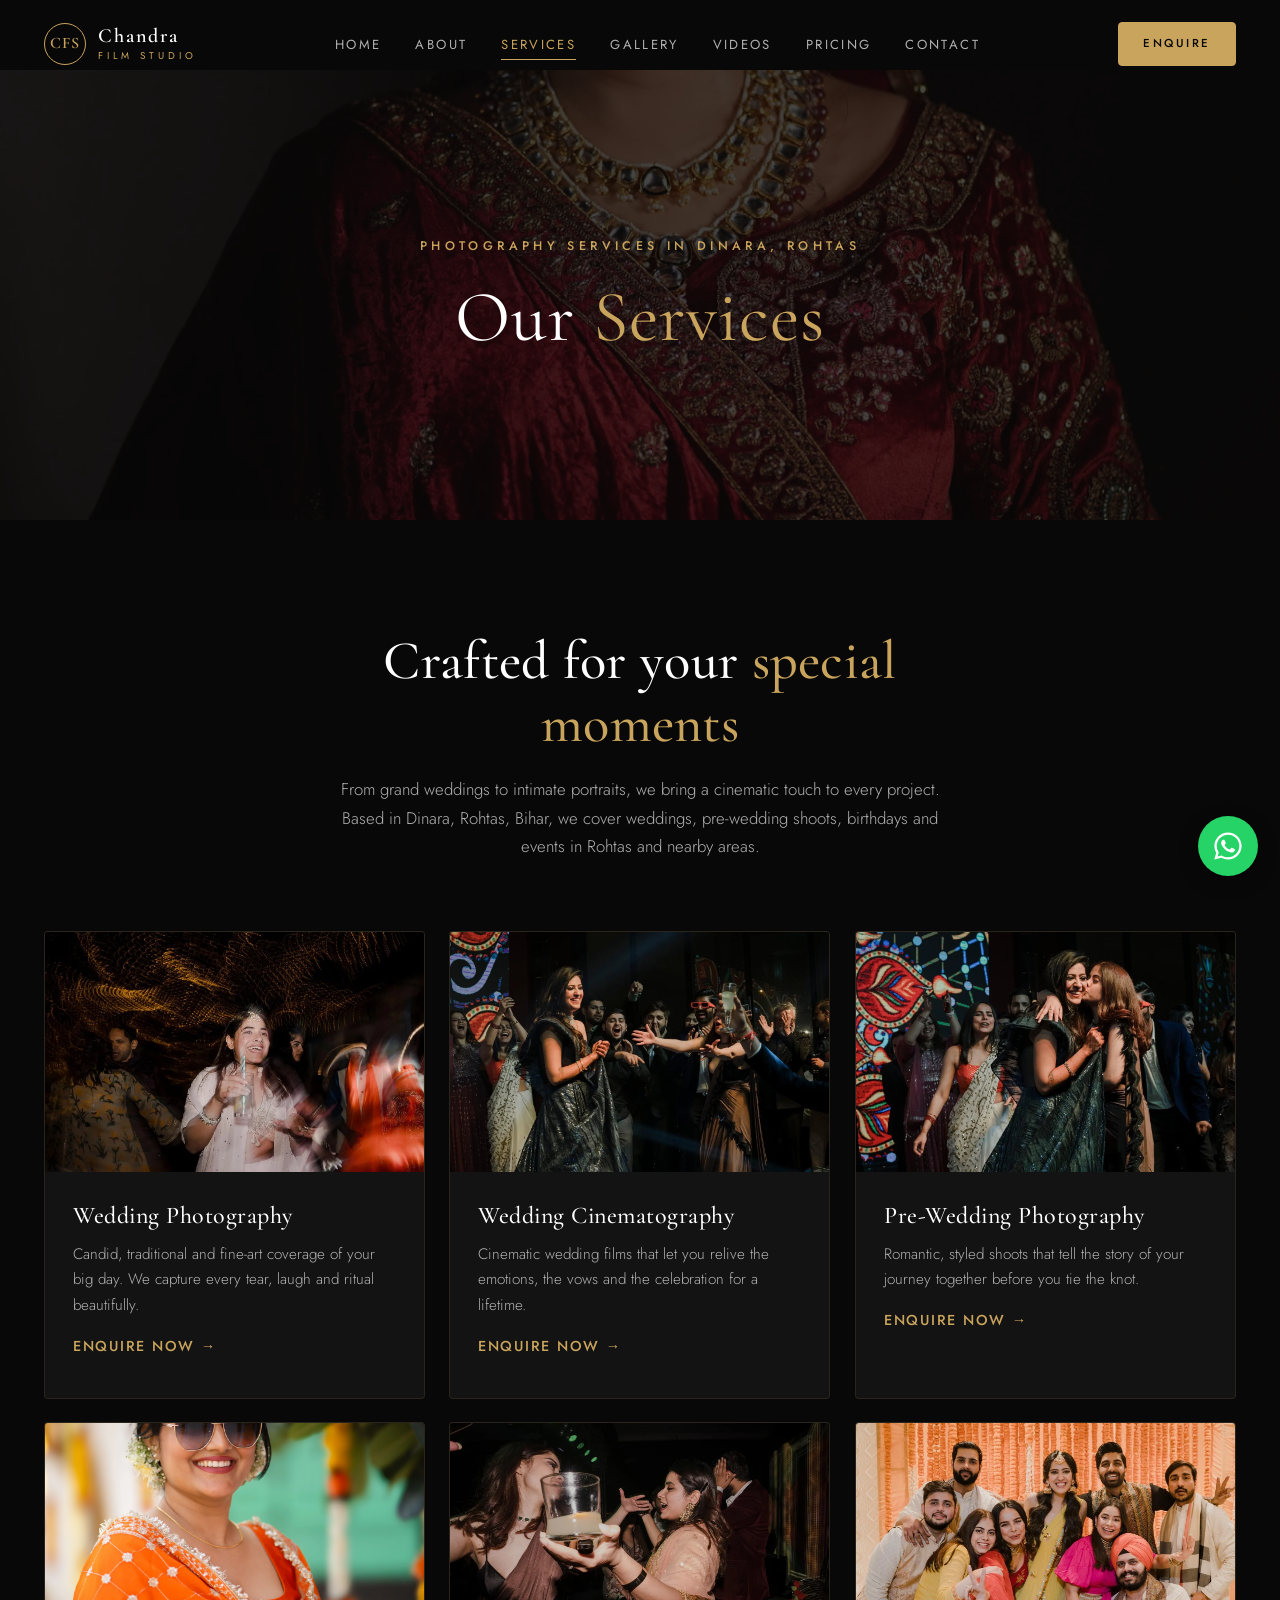
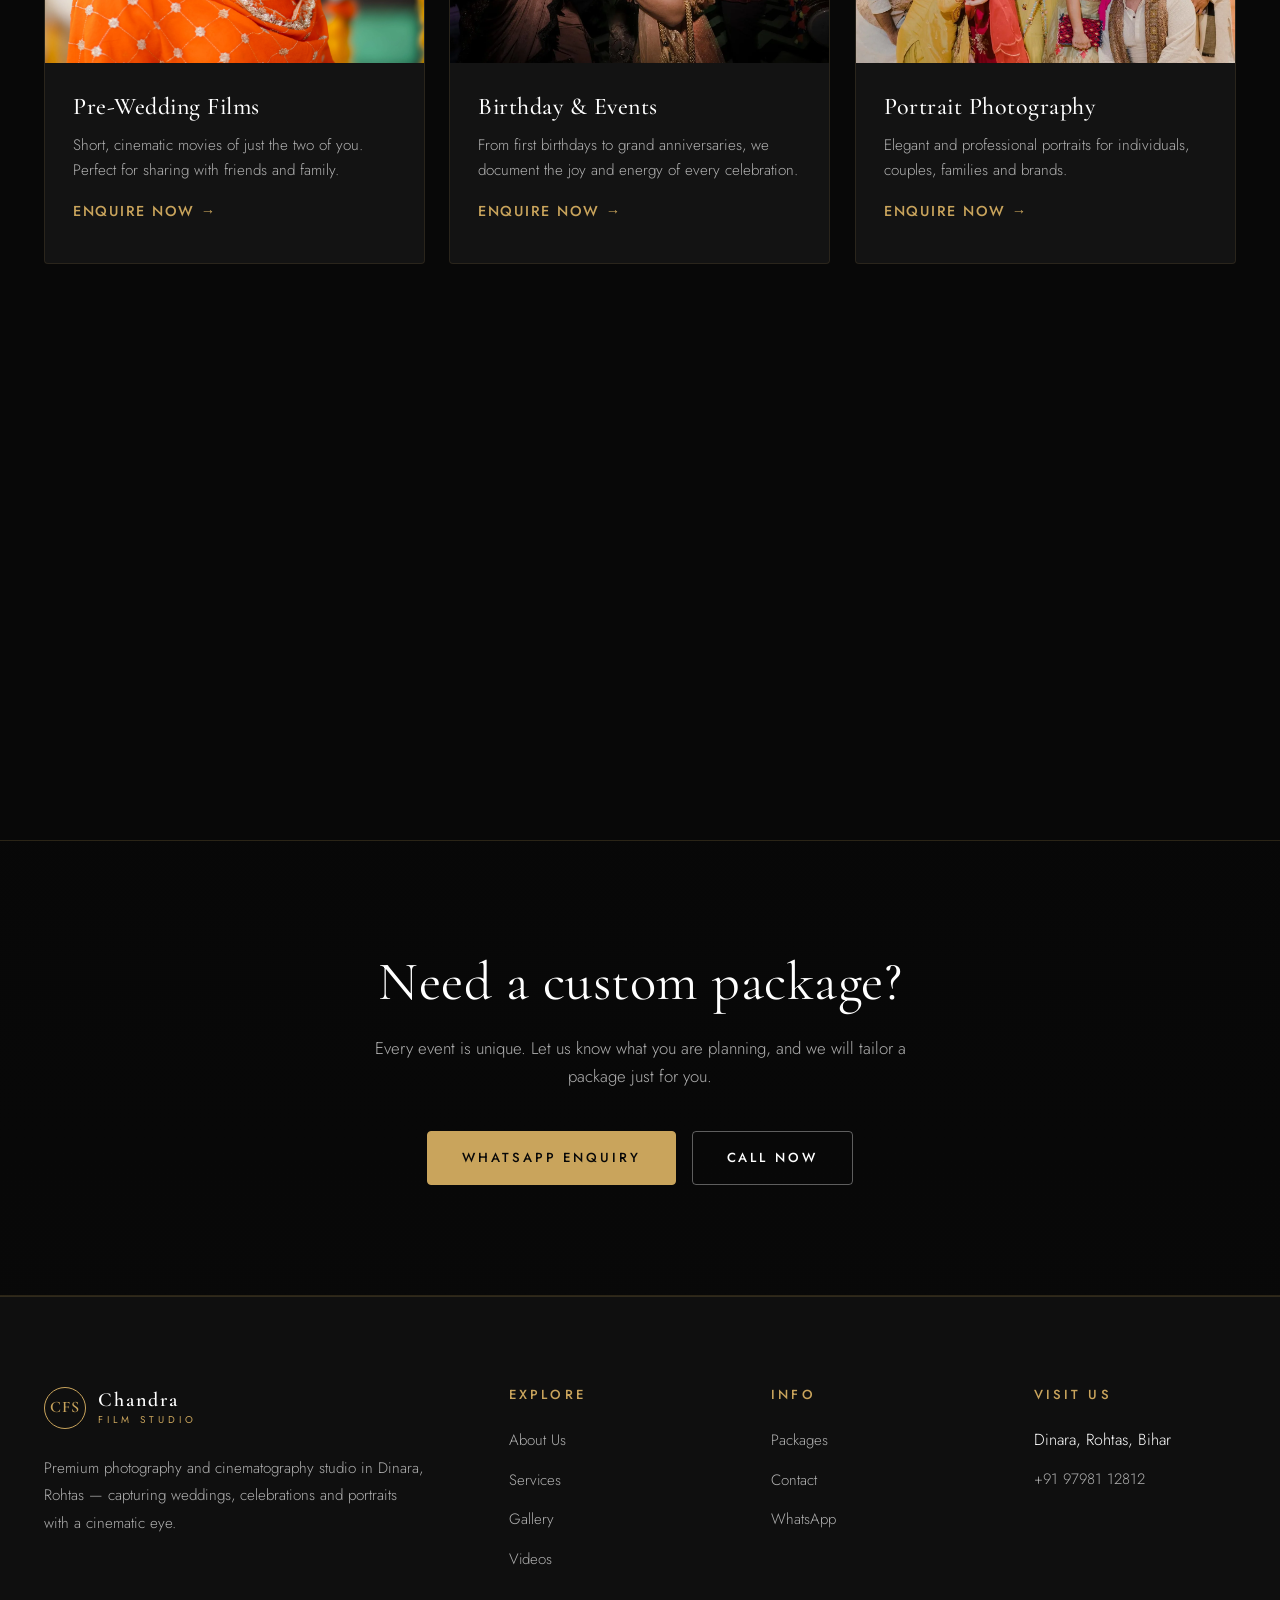
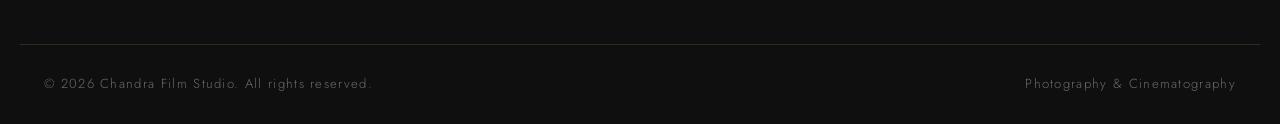
<file: services.html>
<!DOCTYPE html>
<html lang="en">
<head>
  <meta charset="UTF-8" />
  <meta name="viewport" content="width=device-width, initial-scale=1.0" />

  <!-- ================= SEO ================= -->
  <title>Wedding Photography &amp; Film Services in Dinara, Bihar</title>
  <meta name="description" content="Wedding, pre-wedding, haldi, mehendi and sangeet photography plus cinematic films in Dinara, Rohtas. See our services and book your date." />
  <meta name="robots" content="index, follow" />
  <meta name="theme-color" content="#080808" />
  <link rel="canonical" href="https://chandrafilmstudio.in/services" />
  <link rel="icon" href="images/logo.png" />

  <meta property="og:type" content="website" />
  <meta property="og:site_name" content="Chandra Film Studio" />
  <meta property="og:title" content="Wedding Photography &amp; Film Services in Dinara, Bihar" />
  <meta property="og:description" content="Wedding, pre-wedding and event photography plus cinematic films in Dinara, Rohtas." />
  <meta property="og:url" content="https://chandrafilmstudio.in/services" />
  <meta property="og:image" content="https://chandrafilmstudio.in/images/og-cover.jpg" />
  <meta property="og:locale" content="en_IN" />
  <meta name="twitter:card" content="summary_large_image" />

  <!-- Services Schema -->
  <script type="application/ld+json">
  {
    "@context": "https://schema.org",
    "@type": "ItemList",
    "name": "Chandra Film Studio Services",
    "itemListElement": [
      { "@type": "ListItem", "position": 1, "item": { "@type": "Service", "name": "Wedding Photography", "areaServed": "Dinara, Rohtas, Bihar", "provider": { "@type": "Photographer", "name": "Chandra Film Studio", "telephone": "+919798112812" } } },
      { "@type": "ListItem", "position": 2, "item": { "@type": "Service", "name": "Wedding Cinematography", "areaServed": "Dinara, Rohtas, Bihar", "provider": { "@type": "Photographer", "name": "Chandra Film Studio" } } },
      { "@type": "ListItem", "position": 3, "item": { "@type": "Service", "name": "Pre-Wedding Photography", "areaServed": "Dinara, Rohtas, Bihar", "provider": { "@type": "Photographer", "name": "Chandra Film Studio" } } },
      { "@type": "ListItem", "position": 4, "item": { "@type": "Service", "name": "Pre-Wedding Films", "areaServed": "Dinara, Rohtas, Bihar", "provider": { "@type": "Photographer", "name": "Chandra Film Studio" } } },
      { "@type": "ListItem", "position": 5, "item": { "@type": "Service", "name": "Birthday and Event Photography", "areaServed": "Dinara, Rohtas, Bihar", "provider": { "@type": "Photographer", "name": "Chandra Film Studio" } } },
      { "@type": "ListItem", "position": 6, "item": { "@type": "Service", "name": "Portrait Photography", "areaServed": "Dinara, Rohtas, Bihar", "provider": { "@type": "Photographer", "name": "Chandra Film Studio" } } },
      { "@type": "ListItem", "position": 7, "item": { "@type": "Service", "name": "Premium Album Designing", "areaServed": "Dinara, Rohtas, Bihar", "provider": { "@type": "Photographer", "name": "Chandra Film Studio" } } },
      { "@type": "ListItem", "position": 8, "item": { "@type": "Service", "name": "Commercial Videography", "areaServed": "Dinara, Rohtas, Bihar", "provider": { "@type": "Photographer", "name": "Chandra Film Studio" } } }
    ]
  }
  </script>

  <link rel="preconnect" href="https://fonts.googleapis.com" />
  <link rel="preconnect" href="https://fonts.gstatic.com" crossorigin />
  <link href="https://fonts.googleapis.com/css2?family=Cormorant+Garamond:wght@300;400;500;600;700&family=Jost:wght@300;400;500;600&display=swap" rel="stylesheet" />

  <link rel="stylesheet" href="css/style.css" />
</head>

<body>

  <!-- ================= HEADER / NAVBAR ================= -->
  <header class="header" id="header">
    <div class="container header-inner">

      <a href="index.html" class="logo">
        <span class="logo-mark">CFS</span>
        <span class="logo-name">Chandra<em>Film Studio</em></span>
      </a>

      <nav class="nav" id="nav">
        <ul class="nav-list">
          <li><a href="index.html"    class="nav-link">Home</a></li>
          <li><a href="about.html"    class="nav-link">About</a></li>
          <li><a href="services.html" class="nav-link active">Services</a></li>
          <li><a href="gallery.html"  class="nav-link">Gallery</a></li>
          <li><a href="videos.html"   class="nav-link">Videos</a></li>
          <li><a href="pricing.html"  class="nav-link">Pricing</a></li>
          <li><a href="contact.html"  class="nav-link">Contact</a></li>
        </ul>
      </nav>

      <a href="https://wa.me/919798112812" class="btn btn-gold btn-sm header-cta"
         target="_blank" rel="noopener">Enquire</a>

      <button class="nav-toggle" id="navToggle" aria-label="Open menu"
              aria-expanded="false" aria-controls="nav">
        <span></span><span></span><span></span>
      </button>

    </div>
  </header>

  <main>

  <!-- ================= PAGE HERO ================= -->
  <section class="page-hero">
    <div class="page-hero-bg">
      <img src="images/portraitt15.webp" alt="Wedding photography and film services by Chandra Film Studio, Dinara, Rohtas" fetchpriority="high" />
    </div>
    <div class="page-hero-veil"></div>
    <div class="container page-hero-content">
      <p class="eyebrow reveal">Photography Services in Dinara, Rohtas</p>
      <h1 class="reveal">Our <span class="gold">Services</span></h1>
    </div>
  </section>

  <!-- ================= SERVICES GRID ================= -->
  <section class="section">
    <div class="container">

      <div class="section-head reveal">
        <h2 class="section-title">Crafted for your <span class="gold">special moments</span></h2>
        <p class="section-sub">From grand weddings to intimate portraits, we bring a cinematic touch to every project. Based in Dinara, Rohtas, Bihar, we cover weddings, pre-wedding shoots, birthdays and events in Rohtas and nearby areas.</p>
      </div>

      <div class="cards">

        <!-- Service 1 -->
        <div class="card reveal">
          <div class="card-img">
            <img src="images/portrait5.webp" alt="Wedding photography in Dinara, Rohtas by Chandra Film Studio" loading="lazy" />
          </div>
          <div class="card-body">
            <h3>Wedding Photography</h3>
            <p>Candid, traditional and fine-art coverage of your big day. We capture every tear, laugh and ritual beautifully.</p>
            <a href="https://wa.me/919798112812?text=Hi%2C%20I%20am%20interested%20in%20Wedding%20Photography." class="link-arrow" style="margin-top: 15px;" target="_blank" rel="noopener">Enquire Now →</a>
          </div>
        </div>

        <!-- Service 2 -->
        <div class="card reveal">
          <div class="card-img">
            <img src="images/portraitt30.webp" alt="Wedding cinematography and cinematic films in Dinara, Rohtas" loading="lazy" />
          </div>
          <div class="card-body">
            <h3>Wedding Cinematography</h3>
            <p>Cinematic wedding films that let you relive the emotions, the vows and the celebration for a lifetime.</p>
            <a href="https://wa.me/919798112812?text=Hi%2C%20I%20am%20interested%20in%20Wedding%20Cinematography." class="link-arrow" style="margin-top: 15px;" target="_blank" rel="noopener">Enquire Now →</a>
          </div>
        </div>

        <!-- Service 3 -->
        <div class="card reveal">
          <div class="card-img">
            <img src="images/portraitt29.webp" alt="Pre-wedding photography shoot in Rohtas, Bihar" loading="lazy" />
          </div>
          <div class="card-body">
            <h3>Pre-Wedding Photography</h3>
            <p>Romantic, styled shoots that tell the story of your journey together before you tie the knot.</p>
            <a href="https://wa.me/919798112812?text=Hi%2C%20I%20am%20interested%20in%20Pre-Wedding%20Photography." class="link-arrow" style="margin-top: 15px;" target="_blank" rel="noopener">Enquire Now →</a>
          </div>
        </div>

        <!-- Service 4 -->
        <div class="card reveal">
          <div class="card-img">
            <img src="images/portraitt18.webp" alt="Pre-wedding film by Chandra Film Studio, Dinara" loading="lazy" />
          </div>
          <div class="card-body">
            <h3>Pre-Wedding Films</h3>
            <p>Short, cinematic movies of just the two of you. Perfect for sharing with friends and family.</p>
            <a href="https://wa.me/919798112812?text=Hi%2C%20I%20am%20interested%20in%20Pre-Wedding%20Films." class="link-arrow" style="margin-top: 15px;" target="_blank" rel="noopener">Enquire Now →</a>
          </div>
        </div>

        <!-- Service 5 -->
        <div class="card reveal">
          <div class="card-img">
            <img src="images/portraite2.webp" alt="Birthday and event photography in Dinara, Rohtas" loading="lazy" />
          </div>
          <div class="card-body">
            <h3>Birthday &amp; Events</h3>
            <p>From first birthdays to grand anniversaries, we document the joy and energy of every celebration.</p>
            <a href="https://wa.me/919798112812?text=Hi%2C%20I%20am%20interested%20in%20Event%20Photography." class="link-arrow" style="margin-top: 15px;" target="_blank" rel="noopener">Enquire Now →</a>
          </div>
        </div>

        <!-- Service 6 -->
        <div class="card reveal">
          <div class="card-img">
            <img src="images/portrait10.webp" alt="Portrait photography for couples and families in Dinara" loading="lazy" />
          </div>
          <div class="card-body">
            <h3>Portrait Photography</h3>
            <p>Elegant and professional portraits for individuals, couples, families and brands.</p>
            <a href="https://wa.me/919798112812?text=Hi%2C%20I%20am%20interested%20in%20Portrait%20Photography." class="link-arrow" style="margin-top: 15px;" target="_blank" rel="noopener">Enquire Now →</a>
          </div>
        </div>

        <!-- Service 7 -->
        <div class="card reveal">
          <div class="card-img">
            <img src="images/portraitt20.webp" alt="Premium wedding album designing by Chandra Film Studio" loading="lazy" />
          </div>
          <div class="card-body">
            <h3>Premium Album Designing</h3>
            <p>Hand-crafted, premium quality albums. We design it so beautifully that you'll cherish it forever.</p>
            <a href="https://wa.me/919798112812?text=Hi%2C%20I%20am%20interested%20in%20Album%20Designing." class="link-arrow" style="margin-top: 15px;" target="_blank" rel="noopener">Enquire Now →</a>
          </div>
        </div>

        <!-- Service 8 -->
        <div class="card reveal">
          <div class="card-img">
            <img src="images/portraitt17.webp" alt="Commercial videography and product shoots in Dinara, Rohtas" loading="lazy" />
          </div>
          <div class="card-body">
            <h3>Commercial Videography</h3>
            <p>High-quality video production for businesses, ads, and promotional content that stands out.</p>
            <a href="https://wa.me/919798112812?text=Hi%2C%20I%20am%20interested%20in%20Commercial%20Videography." class="link-arrow" style="margin-top: 15px;" target="_blank" rel="noopener">Enquire Now →</a>
          </div>
        </div>

      </div>

    </div>
  </section>

  <!-- ================= WHATSAPP CTA BAND ================= -->
  <section class="cta-band">
    <div class="container cta-inner reveal">
      <h2>Need a custom package?</h2>
      <p>Every event is unique. Let us know what you are planning, and we will tailor a package just for you.</p>
      <div class="cta-actions">
        <a href="https://wa.me/919798112812?text=Hello%20Chandra%20Film%20Studio%2C%20I%20would%20like%20to%20discuss%20a%20custom%20package."
           class="btn btn-gold" target="_blank" rel="noopener">WhatsApp Enquiry</a>
        <a href="tel:+919798112812" class="btn btn-outline">Call Now</a>
      </div>
    </div>
  </section>

  </main>

  <!-- ================= FOOTER ================= -->
  <footer class="footer">
    <div class="container footer-grid">

      <div class="footer-brand">
        <a href="index.html" class="logo">
          <span class="logo-mark">CFS</span>
          <span class="logo-name">Chandra<em>Film Studio</em></span>
        </a>
        <p>
          Premium photography and cinematography studio in Dinara, Rohtas — capturing
          weddings, celebrations and portraits with a cinematic eye.
        </p>
      </div>

      <div class="footer-col">
        <h4>Explore</h4>
        <ul>
          <li><a href="about.html">About Us</a></li>
          <li><a href="services.html">Services</a></li>
          <li><a href="gallery.html">Gallery</a></li>
          <li><a href="videos.html">Videos</a></li>
        </ul>
      </div>

      <div class="footer-col">
        <h4>Info</h4>
        <ul>
          <li><a href="pricing.html">Packages</a></li>
          <li><a href="contact.html">Contact</a></li>
          <li><a href="https://wa.me/919798112812" target="_blank" rel="noopener">WhatsApp</a></li>
        </ul>
      </div>

      <div class="footer-col">
        <h4>Visit Us</h4>
        <ul>
          <li>Dinara, Rohtas, Bihar</li>
          <li><a href="tel:+919798112812">+91 97981 12812</a></li>
          <!-- Social links ready hone par yahan add karein:
          <li><a href="INSTAGRAM_URL" target="_blank" rel="noopener">Instagram</a></li>
          <li><a href="FACEBOOK_URL" target="_blank" rel="noopener">Facebook</a></li>
          <li><a href="YOUTUBE_URL" target="_blank" rel="noopener">YouTube</a></li>
          -->
        </ul>
      </div>

    </div>

    <div class="container footer-bottom">
      <p>© <span id="year">2026</span> Chandra Film Studio. All rights reserved.</p>
      <p>Photography &amp; Cinematography</p>
    </div>
  </footer>

  <button class="to-top" id="toTop" aria-label="Back to top">↑</button>

  <script src="js/script.js"></script>
</body>
</html>
</file>
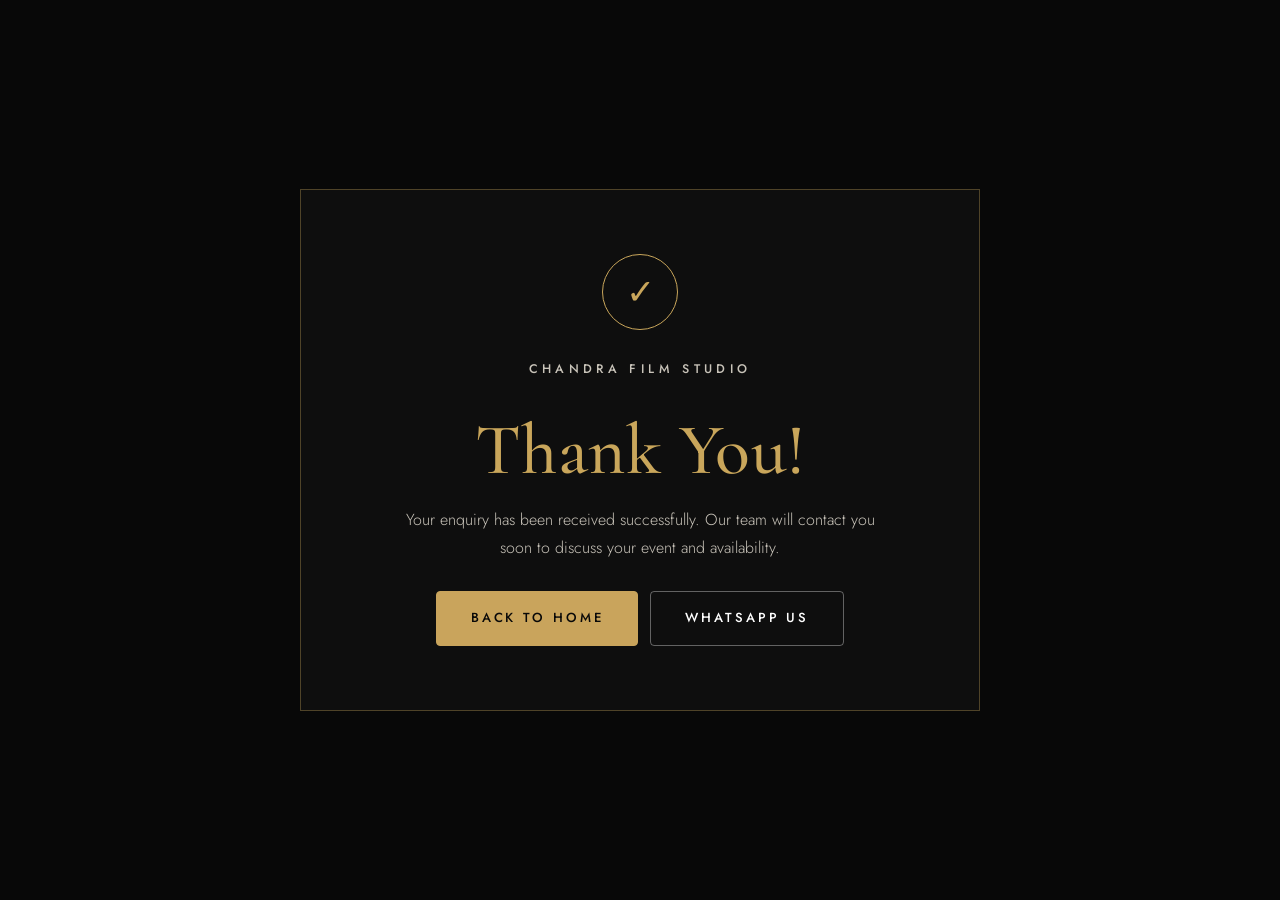
<file: thankyou.html>
<!DOCTYPE html>
<html lang="en">
<head>
  <meta charset="UTF-8" />
  <meta name="viewport" content="width=device-width, initial-scale=1.0" />
  <title>Thank You | Chandra Film Studio</title>
  <meta name="description" content="Thank you for contacting Chandra Film Studio. Your enquiry has been received." />
  <meta name="robots" content="noindex, nofollow" />
  <meta name="theme-color" content="#080808" />
  <link rel="icon" href="images/logo.png" />
  <link rel="preconnect" href="https://fonts.googleapis.com" />
  <link rel="preconnect" href="https://fonts.gstatic.com" crossorigin />
  <link href="https://fonts.googleapis.com/css2?family=Cormorant+Garamond:wght@300;400;500;600;700&family=Jost:wght@300;400;500;600&display=swap" rel="stylesheet" />
  <link rel="stylesheet" href="css/style.css" />
  <style>
    .thankyou-page {
      min-height: 100vh;
      display: grid;
      place-items: center;
      padding: 32px 20px;
      text-align: center;
      background: #080808;
      color: #f5f1e8;
    }
    .thankyou-card {
      width: min(100%, 680px);
      padding: clamp(28px, 6vw, 64px);
      border: 1px solid rgba(201, 166, 91, 0.35);
      background: rgba(255, 255, 255, 0.025);
    }
    .thankyou-mark {
      width: 76px;
      height: 76px;
      margin: 0 auto 24px;
      display: grid;
      place-items: center;
      border: 1px solid #c9a65b;
      border-radius: 50%;
      color: #c9a65b;
      font-size: 2.2rem;
    }
    .thankyou-card h1 {
      margin-bottom: 14px;
      color: #c9a65b;
      font-family: "Cormorant Garamond", serif;
      font-size: clamp(2.8rem, 8vw, 4.5rem);
      font-weight: 500;
    }
    .thankyou-card p {
      margin: 0 auto 28px;
      max-width: 480px;
      color: #c8c3b9;
      line-height: 1.8;
    }
    .thankyou-actions {
      display: flex;
      justify-content: center;
      flex-wrap: wrap;
      gap: 12px;
    }
  </style>
</head>
<body>
  <main class="thankyou-page">
    <section class="thankyou-card">
      <div class="thankyou-mark" aria-hidden="true">✓</div>
      <p class="eyebrow">Chandra Film Studio</p>
      <h1>Thank You!</h1>
      <p>Your enquiry has been received successfully. Our team will contact you soon to discuss your event and availability.</p>
      <div class="thankyou-actions">
        <a href="/" class="btn btn-gold">Back to Home</a>
        <a href="https://wa.me/919798112812" class="btn btn-outline" target="_blank" rel="noopener">WhatsApp Us</a>
      </div>
    </section>
  </main>
</body>
</html>
</file>
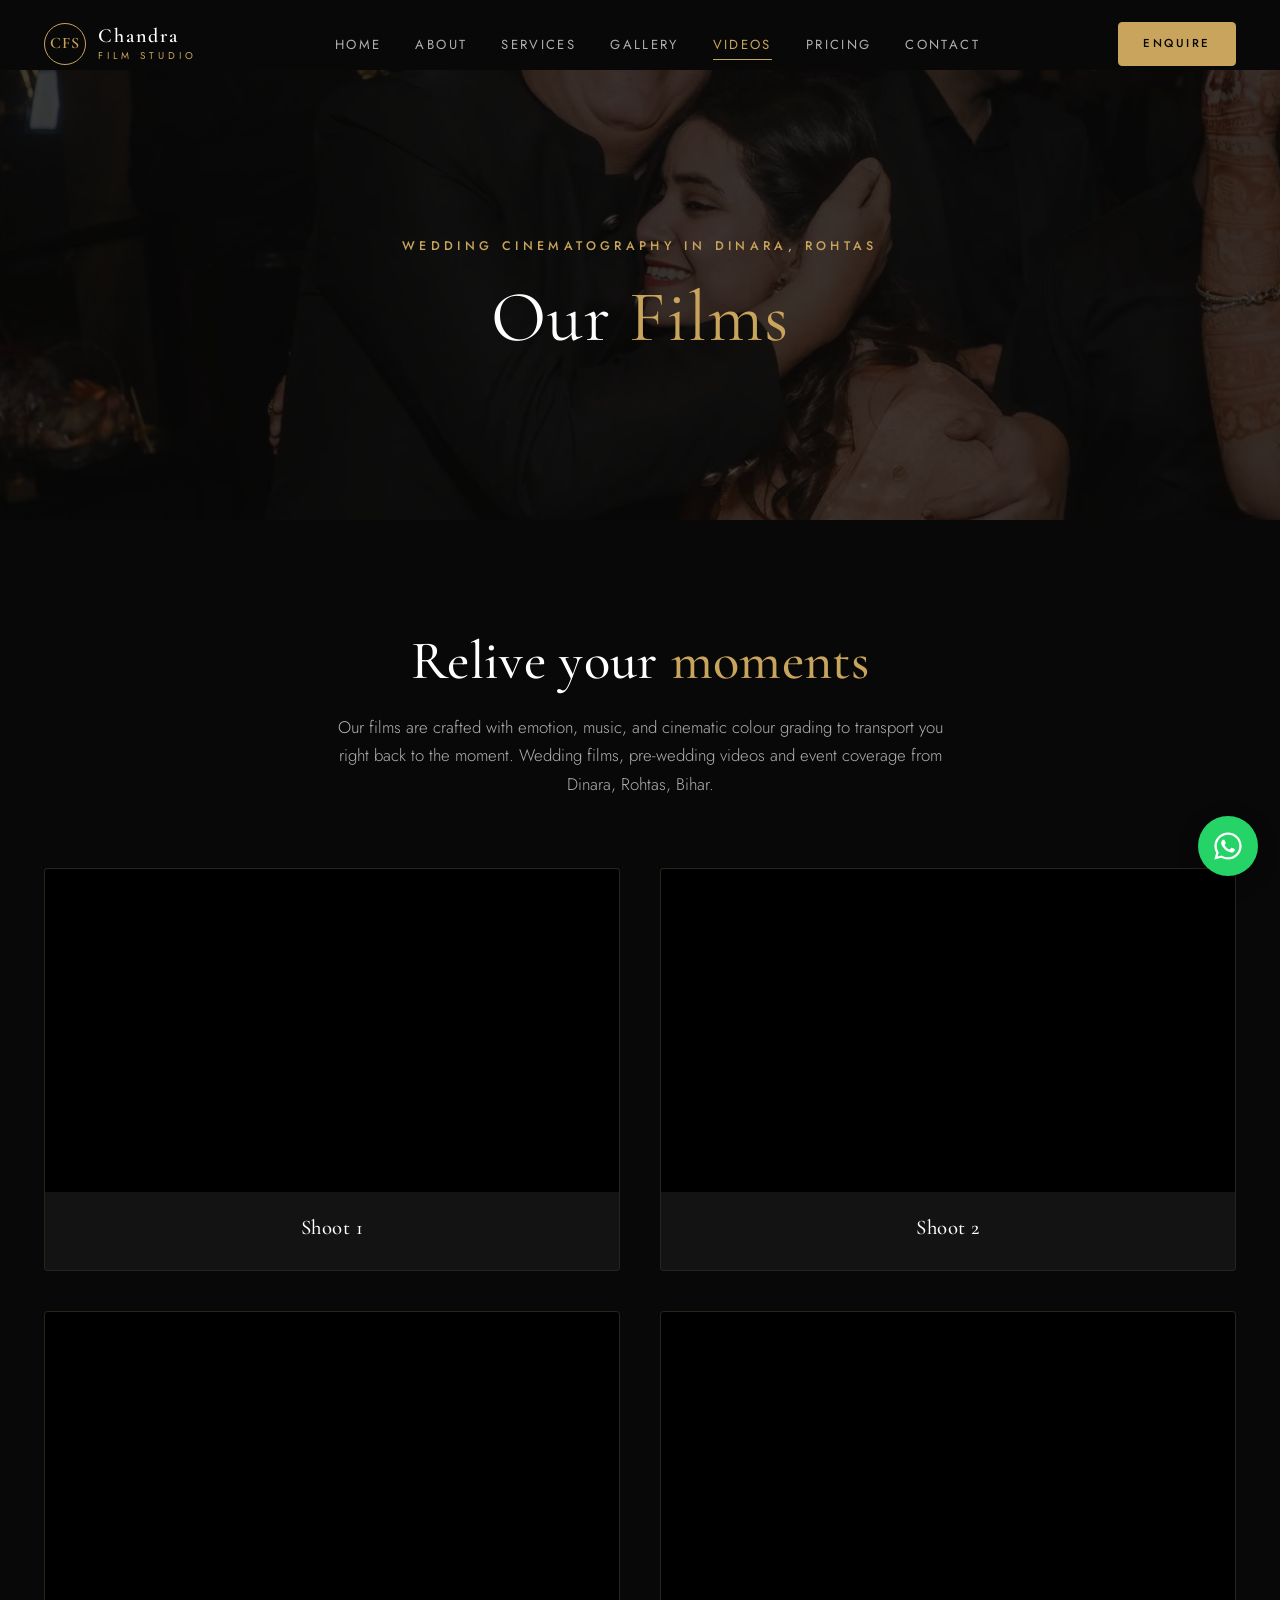
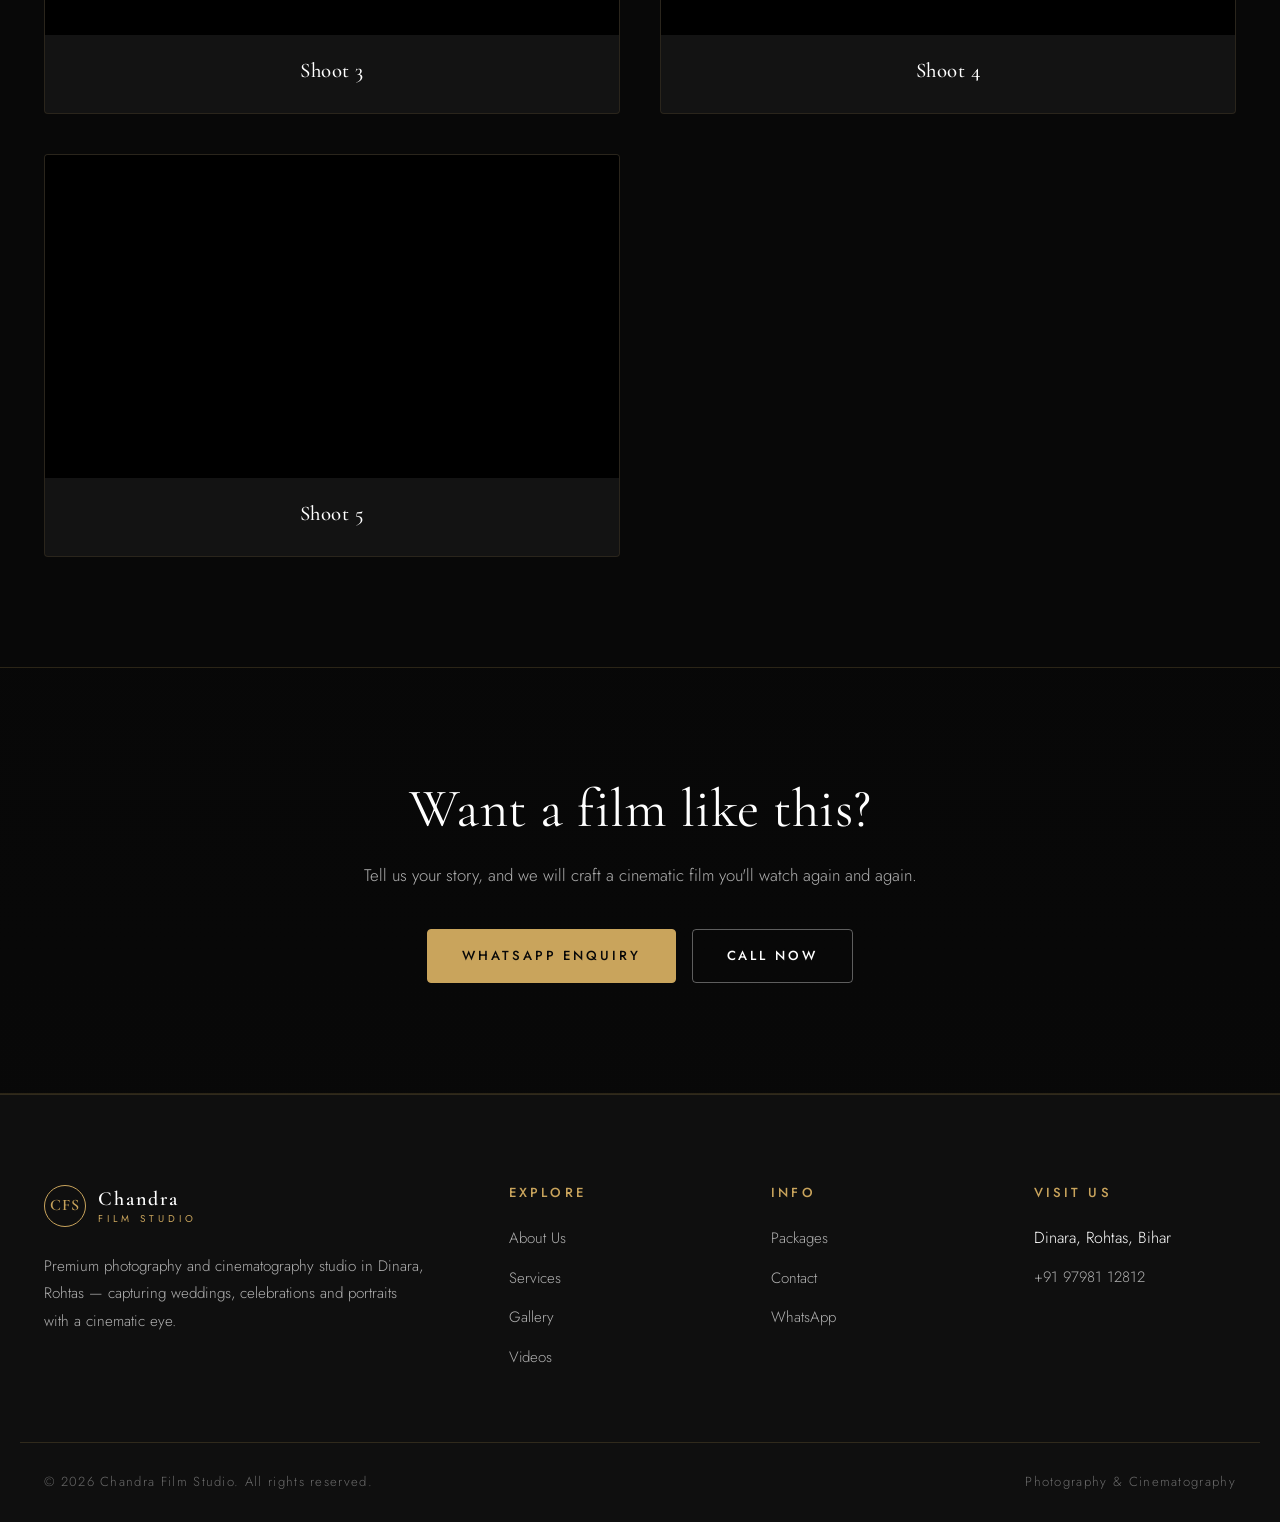
<file: videos.html>
<!DOCTYPE html>
<html lang="en">
<head>
  <meta charset="UTF-8" />
  <meta name="viewport" content="width=device-width, initial-scale=1.0" />

  <!-- ================= SEO ================= -->
  <title>Wedding Films &amp; Cinematography in Dinara | Chandra Film Studio</title>
  <meta name="description" content="Watch cinematic wedding films, teasers and highlight reels by Chandra Film Studio, Dinara, Rohtas, Bihar. Your story, shot like a movie." />
  <meta name="robots" content="index, follow" />
  <meta name="theme-color" content="#080808" />
  <link rel="canonical" href="https://chandrafilmstudio.in/videos" />
  <link rel="icon" href="images/logo.png" />

  <meta property="og:type" content="website" />
  <meta property="og:site_name" content="Chandra Film Studio" />
  <meta property="og:title" content="Wedding Films &amp; Cinematography in Dinara | Chandra Film Studio" />
  <meta property="og:description" content="Cinematic wedding films and highlight reels from Dinara, Rohtas, Bihar." />
  <meta property="og:url" content="https://chandrafilmstudio.in/videos" />
  <meta property="og:image" content="https://chandrafilmstudio.in/images/og-cover.jpg" />
  <meta property="og:locale" content="en_IN" />
  <meta name="twitter:card" content="summary_large_image" />

  <link rel="preconnect" href="https://fonts.googleapis.com" />
  <link rel="preconnect" href="https://fonts.gstatic.com" crossorigin />
  <link href="https://fonts.googleapis.com/css2?family=Cormorant+Garamond:wght@300;400;500;600;700&family=Jost:wght@300;400;500;600&display=swap" rel="stylesheet" />

  <link rel="stylesheet" href="css/style.css" />
</head>

<body>

  <!-- ================= HEADER / NAVBAR ================= -->
  <header class="header" id="header">
    <div class="container header-inner">

      <a href="index.html" class="logo">
        <span class="logo-mark">CFS</span>
        <span class="logo-name">Chandra<em>Film Studio</em></span>
      </a>

      <nav class="nav" id="nav">
        <ul class="nav-list">
          <li><a href="index.html"    class="nav-link">Home</a></li>
          <li><a href="about.html"    class="nav-link">About</a></li>
          <li><a href="services.html" class="nav-link">Services</a></li>
          <li><a href="gallery.html"  class="nav-link">Gallery</a></li>
          <li><a href="videos.html"   class="nav-link active">Videos</a></li>
          <li><a href="pricing.html"  class="nav-link">Pricing</a></li>
          <li><a href="contact.html"  class="nav-link">Contact</a></li>
        </ul>
      </nav>

      <a href="https://wa.me/919798112812" class="btn btn-gold btn-sm header-cta"
         target="_blank" rel="noopener">Enquire</a>

      <button class="nav-toggle" id="navToggle" aria-label="Open menu"
              aria-expanded="false" aria-controls="nav">
        <span></span><span></span><span></span>
      </button>

    </div>
  </header>

  <main>

  <!-- ================= PAGE HERO ================= -->
  <section class="page-hero">
    <div class="page-hero-bg">
      <img src="images/portrait4.webp" alt="Cinematic wedding films by Chandra Film Studio, Dinara, Rohtas" fetchpriority="high" />
    </div>
    <div class="page-hero-veil"></div>
    <div class="container page-hero-content">
      <p class="eyebrow reveal">Wedding Cinematography in Dinara, Rohtas</p>
      <h1 class="reveal">Our <span class="gold">Films</span></h1>
    </div>
  </section>

  <!-- ================= VIDEOS SECTION ================= -->
  <section class="section">
    <div class="container">

      <div class="section-head reveal">
        <h2 class="section-title">Relive your <span class="gold">moments</span></h2>
        <p class="section-sub">Our films are crafted with emotion, music, and cinematic colour grading to transport you right back to the moment. Wedding films, pre-wedding videos and event coverage from Dinara, Rohtas, Bihar.</p>
      </div>

    
      <div class="video-grid">

        <!-- Video 1 -->
        <div class="video-card reveal">
          <div class="video-wrapper">
            <iframe src="https://www.youtube.com/embed/g9qbiu3Am7Y" title="Chandra Film Studio cinematic film 1, Dinara, Rohtas" frameborder="0" loading="lazy" referrerpolicy="strict-origin-when-cross-origin" allow="accelerometer; autoplay; clipboard-write; encrypted-media; gyroscope; picture-in-picture" allowfullscreen></iframe>
          </div>
          <div class="video-info">
            <h3>Shoot 1</h3>
          </div>
        </div>

        <!-- Video 2 -->
        <div class="video-card reveal">
          <div class="video-wrapper">
            <iframe src="https://www.youtube.com/embed/J7HyG0lQvLE" title="Chandra Film Studio cinematic film 2, Dinara, Rohtas" frameborder="0" loading="lazy" referrerpolicy="strict-origin-when-cross-origin" allow="accelerometer; autoplay; clipboard-write; encrypted-media; gyroscope; picture-in-picture" allowfullscreen></iframe>
          </div>
          <div class="video-info">
            <h3>Shoot 2</h3>
          </div>
        </div>

        <!-- Video 3 -->
        <div class="video-card reveal">
          <div class="video-wrapper">
            <iframe src="https://www.youtube.com/embed/3OEdG11igLk" title="Chandra Film Studio cinematic film 3, Dinara, Rohtas" frameborder="0" loading="lazy" referrerpolicy="strict-origin-when-cross-origin" allow="accelerometer; autoplay; clipboard-write; encrypted-media; gyroscope; picture-in-picture" allowfullscreen></iframe>
          </div>
          <div class="video-info">
            <h3>Shoot 3</h3>
          </div>
        </div>

        <!-- Video 4 -->
        <div class="video-card reveal">
          <div class="video-wrapper">
            <iframe src="https://www.youtube.com/embed/dFhmVvh5EA4" title="Chandra Film Studio cinematic film 4, Dinara, Rohtas" frameborder="0" loading="lazy" referrerpolicy="strict-origin-when-cross-origin" allow="accelerometer; autoplay; clipboard-write; encrypted-media; gyroscope; picture-in-picture" allowfullscreen></iframe>
          </div>
          <div class="video-info">
            <h3>Shoot 4</h3>
          </div>
        </div>

        <!-- Video 5 -->
        <div class="video-card reveal">
          <div class="video-wrapper">
            <iframe src="https://www.youtube.com/embed/qtgpUZ_aXdQ" title="Chandra Film Studio cinematic film 5, Dinara, Rohtas" frameborder="0" loading="lazy" referrerpolicy="strict-origin-when-cross-origin" allow="accelerometer; autoplay; clipboard-write; encrypted-media; gyroscope; picture-in-picture" allowfullscreen></iframe>
          </div>
          <div class="video-info">
            <h3>Shoot 5</h3>
          </div>
        </div>

      </div>

    </div>
  </section>

  <!-- ================= WHATSAPP CTA BAND ================= -->
  <section class="cta-band">
    <div class="container cta-inner reveal">
      <h2>Want a film like this?</h2>
      <p>Tell us your story, and we will craft a cinematic film you'll watch again and again.</p>
      <div class="cta-actions">
        <a href="https://wa.me/919798112812?text=Hello%20Chandra%20Film%20Studio%2C%20I%20want%20to%20discuss%20a%20cinematic%20film."
           class="btn btn-gold" target="_blank" rel="noopener">WhatsApp Enquiry</a>
        <a href="tel:+919798112812" class="btn btn-outline">Call Now</a>
      </div>
    </div>
  </section>

  </main>

  <!-- ================= FOOTER ================= -->
  <footer class="footer">
    <div class="container footer-grid">

      <div class="footer-brand">
        <a href="index.html" class="logo">
          <span class="logo-mark">CFS</span>
          <span class="logo-name">Chandra<em>Film Studio</em></span>
        </a>
        <p>
          Premium photography and cinematography studio in Dinara, Rohtas — capturing
          weddings, celebrations and portraits with a cinematic eye.
        </p>
      </div>

      <div class="footer-col">
        <h4>Explore</h4>
        <ul>
          <li><a href="about.html">About Us</a></li>
          <li><a href="services.html">Services</a></li>
          <li><a href="gallery.html">Gallery</a></li>
          <li><a href="videos.html">Videos</a></li>
        </ul>
      </div>

      <div class="footer-col">
        <h4>Info</h4>
        <ul>
          <li><a href="pricing.html">Packages</a></li>
          <li><a href="contact.html">Contact</a></li>
          <li><a href="https://wa.me/919798112812" target="_blank" rel="noopener">WhatsApp</a></li>
        </ul>
      </div>

      <div class="footer-col">
        <h4>Visit Us</h4>
        <ul>
          <li>Dinara, Rohtas, Bihar</li>
          <li><a href="tel:+919798112812">+91 97981 12812</a></li>
          <!-- Social links ready hone par yahan add karein:
          <li><a href="INSTAGRAM_URL" target="_blank" rel="noopener">Instagram</a></li>
          <li><a href="FACEBOOK_URL" target="_blank" rel="noopener">Facebook</a></li>
          <li><a href="YOUTUBE_URL" target="_blank" rel="noopener">YouTube</a></li>
          -->
        </ul>
      </div>

    </div>

    <div class="container footer-bottom">
      <p>© <span id="year">2026</span> Chandra Film Studio. All rights reserved.</p>
      <p>Photography &amp; Cinematography</p>
    </div>
  </footer>

  <button class="to-top" id="toTop" aria-label="Back to top">↑</button>

  <script src="js/script.js"></script>
</body>
</html>
</file>
<file: css/style.css>
/* =========================================================
   CHANDRA FILM STUDIO — Premium Cinematic Stylesheet
   Palette: #080808 (black) | #C9A45C (gold) | #FFF | #B0B0B0
   Fonts: Cormorant Garamond (headings) | Jost (body)
   ========================================================= */

/* ---------- 1. DESIGN TOKENS ---------- */
:root {
  --black: #080808;
  --black-soft: #0f0f0f;
  --black-card: #131313;
  --gold: #C9A45C;
  --gold-light: #e2c07f;
  --gold-dark: #a5854a;
  --white: #ffffff;
  --grey: #b0b0b0;
  --grey-dim: #6a6a6a;
  --line: rgba(201, 164, 92, 0.18);

  --font-display: "Cormorant Garamond", Georgia, serif;
  --font-body: "Jost", "Segoe UI", Arial, sans-serif;

  --container: 1240px;
  --radius: 4px;

  --ease: cubic-bezier(0.22, 0.61, 0.36, 1);
}

/* ---------- 2. RESET & BASE ---------- */
*,
*::before,
*::after {
  margin: 0;
  padding: 0;
  box-sizing: border-box;
}

html {
  scroll-behavior: smooth;
  -webkit-text-size-adjust: 100%;
}

body {
  background: var(--black);
  color: var(--white);
  font-family: var(--font-body);
  font-weight: 300;
  font-size: 16px;
  line-height: 1.7;
  overflow-x: hidden;
  -webkit-font-smoothing: antialiased;
}

img {
  display: block;
  max-width: 100%;
  height: auto;
}

a {
  color: inherit;
  text-decoration: none;
  transition: color 0.3s var(--ease);
}

ul {
  list-style: none;
}

button {
  font: inherit;
  cursor: pointer;
  border: none;
  background: none;
  color: inherit;
}

::selection {
  background: var(--gold);
  color: var(--black);
}

/* ---------- 3. TYPOGRAPHY ---------- */
h1, h2, h3, h4, h5 {
  font-family: var(--font-display);
  font-weight: 500;
  line-height: 1.15;
  letter-spacing: 0.5px;
}

.gold {
  color: var(--gold);
}

.eyebrow {
  font-family: var(--font-body);
  font-size: 0.78rem;
  letter-spacing: 0.35em;
  text-transform: uppercase;
  color: var(--gold);
  font-weight: 500;
  margin-bottom: 18px;
  display: inline-block;
}

.section-title {
  font-size: clamp(2rem, 5vw, 3.4rem);
  font-weight: 500;
  margin-bottom: 20px;
  letter-spacing: 0.3px;
}

.section-sub {
  color: var(--grey);
  font-size: 1.05rem;
  max-width: 620px;
  margin: 0 auto;
}

/* ---------- 4. LAYOUT HELPERS ---------- */
.container {
  width: 100%;
  max-width: var(--container);
  margin: 0 auto;
  padding: 0 24px;
}

.section {
  padding: 110px 0;
  position: relative;
}

.section-head {
  text-align: center;
  max-width: 720px;
  margin: 0 auto 70px;
}

.center {
  text-align: center;
}

.mt-lg {
  margin-top: 60px;
}

/* ---------- 5. BUTTONS ---------- */
.btn {
  display: inline-block;
  padding: 15px 34px;
  font-family: var(--font-body);
  font-size: 0.82rem;
  font-weight: 500;
  letter-spacing: 0.22em;
  text-transform: uppercase;
  border-radius: var(--radius);
  cursor: pointer;
  transition: all 0.35s var(--ease);
  position: relative;
  overflow: hidden;
  border: 1px solid transparent;
}

.btn-gold {
  background: var(--gold);
  color: var(--black);
  border-color: var(--gold);
}

.btn-gold:hover {
  background: var(--gold-light);
  border-color: var(--gold-light);
  transform: translateY(-2px);
  box-shadow: 0 12px 30px rgba(201, 164, 92, 0.28);
}

.btn-outline {
  background: transparent;
  color: var(--white);
  border-color: rgba(255, 255, 255, 0.35);
}

.btn-outline:hover {
  border-color: var(--gold);
  color: var(--gold);
  transform: translateY(-2px);
}

.btn-sm {
  padding: 11px 24px;
  font-size: 0.72rem;
}

.link-arrow {
  display: inline-block;
  margin-top: 24px;
  color: var(--gold);
  font-size: 0.9rem;
  letter-spacing: 0.12em;
  text-transform: uppercase;
  font-weight: 500;
  border-bottom: 1px solid transparent;
  padding-bottom: 4px;
  transition: all 0.3s var(--ease);
}

.link-arrow:hover {
  border-color: var(--gold);
  letter-spacing: 0.2em;
}

/* ---------- 6. HEADER / NAVIGATION ---------- */
.header {
  position: fixed;
  top: 0;
  left: 0;
  right: 0;
  z-index: 1000;
  padding: 22px 0;
  transition: all 0.4s var(--ease);
  background: transparent;
}

.header.scrolled {
  background: rgba(8, 8, 8, 0.94);
  backdrop-filter: blur(14px);
  -webkit-backdrop-filter: blur(14px);
  padding: 14px 0;
  border-bottom: 1px solid var(--line);
}

.header-inner {
  display: flex;
  align-items: center;
  justify-content: space-between;
  gap: 24px;
}

.logo {
  display: flex;
  align-items: center;
  gap: 12px;
  z-index: 1001;
}

.logo-mark {
  display: inline-flex;
  align-items: center;
  justify-content: center;
  width: 42px;
  height: 42px;
  border: 1px solid var(--gold);
  color: var(--gold);
  font-family: var(--font-display);
  font-size: 1rem;
  font-weight: 600;
  letter-spacing: 1px;
  border-radius: 50%;
}

.logo-name {
  font-family: var(--font-display);
  font-size: 1.25rem;
  font-weight: 600;
  letter-spacing: 2px;
  color: var(--white);
  line-height: 1;
}

.logo-name em {
  display: block;
  font-family: var(--font-body);
  font-style: normal;
  font-size: 0.62rem;
  letter-spacing: 0.4em;
  color: var(--gold);
  font-weight: 400;
  margin-top: 5px;
  text-transform: uppercase;
}

/* Nav links */
.nav-list {
  display: flex;
  align-items: center;
  gap: 34px;
}

.nav-link {
  font-size: 0.82rem;
  letter-spacing: 0.18em;
  text-transform: uppercase;
  color: var(--grey);
  font-weight: 400;
  position: relative;
  padding: 6px 0;
}

.nav-link::after {
  content: "";
  position: absolute;
  bottom: 0;
  left: 0;
  width: 0;
  height: 1px;
  background: var(--gold);
  transition: width 0.4s var(--ease);
}

.nav-link:hover,
.nav-link.active {
  color: var(--gold);
}

.nav-link:hover::after,
.nav-link.active::after {
  width: 100%;
}

.header-cta {
  flex-shrink: 0;
}

/* Hamburger toggle */
.nav-toggle {
  display: none;
  flex-direction: column;
  justify-content: center;
  gap: 5px;
  width: 42px;
  height: 42px;
  z-index: 1001;
}

.nav-toggle span {
  display: block;
  width: 26px;
  height: 2px;
  background: var(--white);
  transition: all 0.35s var(--ease);
  transform-origin: center;
}

.nav-toggle.open span:nth-child(1) {
  transform: translateY(7px) rotate(45deg);
}
.nav-toggle.open span:nth-child(2) {
  opacity: 0;
}
.nav-toggle.open span:nth-child(3) {
  transform: translateY(-7px) rotate(-45deg);
}

/* ---------- 7. HERO ---------- */
.hero {
  position: relative;
  min-height: 100vh;
  display: flex;
  align-items: center;
  overflow: hidden;
  padding: 140px 0 100px;
}

.hero-media {
  position: absolute;
  inset: 0;
  z-index: 1;
}

.hero-media img {
  width: 100%;
  height: 100%;
  object-fit: cover;
  transform: scale(1.06);
  animation: heroZoom 20s ease-out infinite alternate;
}

@keyframes heroZoom {
  from { transform: scale(1.02); }
  to   { transform: scale(1.14); }
}

.hero-veil {
  position: absolute;
  inset: 0;
  z-index: 2;
  background:
    linear-gradient(180deg,
      rgba(8,8,8,0.55) 0%,
      rgba(8,8,8,0.55) 45%,
      rgba(8,8,8,0.9) 100%),
    radial-gradient(ellipse at 20% 40%,
      rgba(0,0,0,0.35), transparent 60%);
}

.hero-content {
  position: relative;
  z-index: 3;
  max-width: 780px;
  text-align: left;
}

.hero-title {
  font-size: clamp(2.8rem, 8vw, 6rem);
  font-weight: 400;
  line-height: 1.05;
  margin-bottom: 28px;
  letter-spacing: 1px;
}

.hero-text {
  color: var(--grey);
  font-size: 1.08rem;
  max-width: 560px;
  margin-bottom: 42px;
  line-height: 1.85;
}

.hero-actions {
  display: flex;
  gap: 16px;
  flex-wrap: wrap;
}

/* Scroll indicator */
.hero-scroll {
  position: absolute;
  bottom: 32px;
  left: 50%;
  transform: translateX(-50%);
  width: 22px;
  height: 38px;
  border: 1px solid rgba(255, 255, 255, 0.35);
  border-radius: 12px;
  z-index: 3;
  display: flex;
  justify-content: center;
  padding-top: 8px;
}

.hero-scroll span {
  display: block;
  width: 3px;
  height: 8px;
  background: var(--gold);
  border-radius: 2px;
  animation: scrollDot 1.8s ease-in-out infinite;
}

@keyframes scrollDot {
  0%, 100% { transform: translateY(0); opacity: 1; }
  50% { transform: translateY(10px); opacity: 0.3; }
}

/* ---------- 8. INTRO SECTION ---------- */
.intro-grid {
  display: grid;
  grid-template-columns: 1fr 1fr;
  gap: 80px;
  align-items: center;
}

.intro-media {
  position: relative;
  padding: 16px; /* Frame aur image ke beech ka gap */
  width: 100%;
}

.intro-media::before {
  content: "";
  position: absolute;
  inset: 0; /* Frame perfectly image ke chaaro taraf rahega */
  border: 1px solid var(--gold);
  border-radius: var(--radius);
  z-index: 0;
  pointer-events: none;
}

.intro-media img {
  position: relative;
  z-index: 1;
  width: 100%;
  height: 620px; /* Laptop par image badi aur lambi dikhegi */
  object-fit: cover;
  border-radius: var(--radius);
  filter: brightness(0.92);
  display: block;
}

.intro-copy p {
  color: var(--grey);
  margin-bottom: 20px;
  font-size: 1.03rem;
}

/* ---------- 9. FEATURED GALLERY ---------- */
.gallery-grid {
  display: grid;
  grid-template-columns: repeat(3, 1fr);
  gap: 18px;
}

.gallery-grid--home {
  grid-auto-rows: 260px;
}

.g-item {
  position: relative;
  overflow: hidden;
  border-radius: var(--radius);
  display: block;
  background: var(--black-card);
  cursor: pointer;
}

.g-item img {
  width: 100%;
  height: 100%;
  object-fit: cover;
  transition: transform 0.9s var(--ease), filter 0.5s var(--ease);
}

.g-item::after {
  content: "";
  position: absolute;
  inset: 0;
  background: linear-gradient(180deg, transparent 55%, rgba(8,8,8,0.75));
  opacity: 0;
  transition: opacity 0.4s var(--ease);
}

.g-item:hover img {
  transform: scale(1.08);
}

.g-item:hover::after {
  opacity: 1;
}

.g-tall {
  grid-row: span 2;
}

/* ---------- 10. SERVICES CARDS ---------- */
.cards {
  display: grid;
  grid-template-columns: repeat(3, 1fr);
  gap: 24px;
}

.card {
  background: var(--black-card);
  border: 1px solid rgba(201, 164, 92, 0.12);
  border-radius: var(--radius);
  overflow: hidden;
  transition: all 0.5s var(--ease);
  display: flex;
  flex-direction: column;
}

.card:hover {
  border-color: rgba(201, 164, 92, 0.45);
  transform: translateY(-6px);
  box-shadow: 0 22px 44px rgba(0, 0, 0, 0.45);
}

.card-img {
  overflow: hidden;
  height: 240px;
}

.card-img img {
  width: 100%;
  height: 100%;
  object-fit: cover;
  transition: transform 0.9s var(--ease);
}

.card:hover .card-img img {
  transform: scale(1.07);
}

.card-body {
  padding: 30px 28px 34px;
}

.card-body h3 {
  font-size: 1.5rem;
  font-weight: 500;
  margin-bottom: 12px;
  color: var(--white);
}

.card-body p {
  color: var(--grey);
  font-size: 0.95rem;
}

/* ---------- 11. WHY SECTION ---------- */
.why {
  background: var(--black-soft);
  border-top: 1px solid var(--line);
  border-bottom: 1px solid var(--line);
}

.why-grid {
  display: grid;
  grid-template-columns: repeat(4, 1fr);
  gap: 40px;
}

.why-item {
  padding: 20px 0;
}

.why-num {
  display: block;
  font-family: var(--font-display);
  font-size: 2.6rem;
  font-weight: 300;
  color: var(--gold);
  margin-bottom: 18px;
  letter-spacing: 1px;
}

.why-item h3 {
  font-size: 1.35rem;
  margin-bottom: 14px;
  font-weight: 500;
}

.why-item p {
  color: var(--grey);
  font-size: 0.95rem;
  line-height: 1.75;
}

/* ---------- 12. TESTIMONIALS ---------- */
.testi-grid {
  display: grid;
  grid-template-columns: repeat(auto-fit, minmax(280px, 1fr));
  gap: 28px;
}

.testi {
  background: var(--black-card);
  padding: 44px 34px;
  border-left: 2px solid var(--gold);
  border-radius: var(--radius);
  position: relative;
}

.testi p {
  font-family: var(--font-display);
  font-style: italic;
  font-size: 1.2rem;
  line-height: 1.6;
  color: var(--white);
  margin-bottom: 22px;
}

.testi cite {
  font-style: normal;
  font-size: 0.82rem;
  letter-spacing: 0.18em;
  text-transform: uppercase;
  color: var(--gold);
}

/* ---------- 13. CTA BAND ---------- */
.cta-band {
  position: relative;
  padding: 110px 0;
  background:
    linear-gradient(rgba(8, 8, 8, 0.82), rgba(8, 8, 8, 0.9)),
    url("../images/wedding12.webp") center/cover fixed;
  text-align: center;
  border-top: 1px solid var(--line);
  border-bottom: 1px solid var(--line);
}

.cta-inner h2 {
  font-size: clamp(2rem, 5vw, 3.4rem);
  margin-bottom: 20px;
  font-weight: 400;
}

.cta-inner p {
  color: var(--grey);
  max-width: 580px;
  margin: 0 auto 40px;
  font-size: 1.05rem;
}

.cta-actions {
  display: flex;
  gap: 16px;
  justify-content: center;
  flex-wrap: wrap;
}

/* ---------- 14. FOOTER ---------- */
.footer {
  background: var(--black-soft);
  padding: 90px 0 0;
  border-top: 1px solid var(--line);
}

.footer-grid {
  display: grid;
  grid-template-columns: 2fr 1fr 1fr 1fr;
  gap: 60px;
  padding-bottom: 60px;
}

.footer-brand .logo {
  margin-bottom: 26px;
}

.footer-brand p {
  color: var(--grey);
  font-size: 0.95rem;
  line-height: 1.8;
  max-width: 380px;
}

.footer-col h4 {
  font-family: var(--font-body);
  font-size: 0.82rem;
  letter-spacing: 0.24em;
  text-transform: uppercase;
  color: var(--gold);
  margin-bottom: 24px;
  font-weight: 500;
}

.footer-col ul li {
  margin-bottom: 12px;
}

.footer-col ul li a {
  color: var(--grey);
  font-size: 0.94rem;
}

.footer-col ul li a:hover {
  color: var(--gold);
}

.footer-bottom {
  border-top: 1px solid var(--line);
  padding: 28px 24px;
  display: flex;
  justify-content: space-between;
  align-items: center;
  flex-wrap: wrap;
  gap: 12px;
}

.footer-bottom p {
  font-size: 0.82rem;
  color: var(--grey-dim);
  letter-spacing: 0.1em;
}

/* ---------- 15. BACK TO TOP ---------- */
.to-top {
  position: fixed;
  right: 22px;
  bottom: 22px;
  width: 46px;
  height: 46px;
  border-radius: 50%;
  background: var(--gold);
  color: var(--black);
  font-size: 1.1rem;
  font-weight: 600;
  display: flex;
  align-items: center;
  justify-content: center;
  z-index: 900;
  opacity: 0;
  visibility: hidden;
  transform: translateY(20px);
  transition: all 0.4s var(--ease);
  box-shadow: 0 8px 24px rgba(201, 164, 92, 0.35);
}

.to-top.show {
  opacity: 1;
  visibility: visible;
  transform: translateY(0);
}

.to-top:hover {
  background: var(--gold-light);
  transform: translateY(-3px);
}

/* ---------- 16. REVEAL ANIMATIONS ---------- */
.reveal {
  opacity: 0;
  transform: translateY(30px);
  transition: opacity 0.9s var(--ease), transform 0.9s var(--ease);
  will-change: opacity, transform;
}

.reveal.in-view {
  opacity: 1;
  transform: translateY(0);
}

/* ---------- 17. RESPONSIVE — TABLET ---------- */
@media (max-width: 1024px) {
  .intro-grid {
    gap: 50px;
  }

  .intro-media img {
    height: 520px;
  }

  .cards {
    grid-template-columns: repeat(2, 1fr);
  }

  .why-grid {
    grid-template-columns: repeat(2, 1fr);
    gap: 30px;
  }

  .footer-grid {
    grid-template-columns: 1fr 1fr;
    gap: 40px;
  }
}

/* ---------- 18. RESPONSIVE — MOBILE ---------- */
@media (max-width: 768px) {
  .section {
    padding: 76px 0;
  }

  .container {
    padding: 0 20px;
  }

  /* Nav */
  .header {
    padding: 16px 0;
  }

  .header-cta {
    display: none;
  }

  .nav-toggle {
    display: flex;
  }

  .nav {
    position: fixed;
    top: 0;
    right: 0;
    width: 82%;
    max-width: 340px;
    height: 100vh;
    background: var(--black-soft);
    border-left: 1px solid var(--line);
    padding: 100px 34px 40px;
    transform: translateX(100%);
    transition: transform 0.45s var(--ease);
    z-index: 1000;
    overflow-y: auto;
  }

  .nav.open {
    transform: translateX(0);
    box-shadow: -20px 0 60px rgba(0, 0, 0, 0.6);
  }

  .nav-list {
    flex-direction: column;
    align-items: flex-start;
    gap: 4px;
  }

  .nav-list li {
    width: 100%;
    border-bottom: 1px solid rgba(255, 255, 255, 0.06);
  }

  .nav-link {
    display: block;
    width: 100%;
    padding: 18px 0;
    font-size: 0.92rem;
    letter-spacing: 0.2em;
  }

  .nav-link::after {
    display: none;
  }

  /* Prevent body scroll when menu open */
  body.menu-open {
    overflow: hidden;
  }

  /* Hero */
  .hero {
    min-height: 88vh;
    padding: 130px 0 80px;
  }

  .hero-content {
    max-width: 100%;
  }

  .hero-title {
    font-size: clamp(2.2rem, 9vw, 3.2rem);
  }

  .hero-text {
    font-size: 0.98rem;
  }

  .hero-actions {
    gap: 12px;
  }

  .btn {
    padding: 13px 26px;
    font-size: 0.75rem;
  }

  .hero-scroll {
    display: none;
  }

  /* Intro */
  .intro-grid {
    grid-template-columns: 1fr;
    gap: 40px;
  }

  .intro-media img {
    height: 400px;
  }

  .intro-media::before {
    display: none;
  }

  /* Gallery grid on mobile */
  .gallery-grid {
    grid-template-columns: repeat(2, 1fr);
    gap: 12px;
  }

  .gallery-grid--home {
    grid-auto-rows: 180px;
  }

  .g-tall {
    grid-row: span 1;
  }

  /* Cards */
  .cards {
    grid-template-columns: 1fr;
    gap: 20px;
  }

  .card-img {
    height: 220px;
  }

  /* Why */
  .why-grid {
    grid-template-columns: 1fr;
    gap: 32px;
  }

  .why-num {
    font-size: 2.2rem;
    margin-bottom: 12px;
  }

  /* CTA */
  .cta-band {
    padding: 80px 0;
    background-attachment: scroll;
  }

  .cta-actions {
    flex-direction: column;
    align-items: stretch;
  }

  /* Footer */
  .footer {
    padding-top: 60px;
  }

  .footer-grid {
    grid-template-columns: 1fr;
    gap: 40px;
    padding-bottom: 40px;
  }

  .footer-bottom {
    flex-direction: column;
    text-align: center;
  }

  .to-top {
    right: 16px;
    bottom: 16px;
    width: 42px;
    height: 42px;
  }

  .section-title {
    font-size: clamp(1.8rem, 6.5vw, 2.6rem);
  }
}

/* ---------- 19. SMALL MOBILE ---------- */
@media (max-width: 420px) {
  .gallery-grid {
    grid-template-columns: 1fr;
  }

  .logo-name {
    font-size: 1.05rem;
  }

  .logo-mark {
    width: 36px;
    height: 36px;
    font-size: 0.85rem;
  }
}

/* ---------- 20. REDUCED MOTION ---------- */
@media (prefers-reduced-motion: reduce) {
  *,
  *::before,
  *::after {
    animation-duration: 0.01ms !important;
    animation-iteration-count: 1 !important;
    transition-duration: 0.01ms !important;
  }
  html {
    scroll-behavior: auto;
  }
}


/* ---------- 21. INNER PAGE HERO ---------- */
.page-hero {
  position: relative;
  height: 50vh;
  min-height: 400px;
  display: flex;
  align-items: center;
  justify-content: center;
  text-align: center;
  overflow: hidden;
  margin-top: 70px; /* Header space */
}

.page-hero-bg {
  position: absolute;
  inset: 0;
  z-index: 1;
}

.page-hero-bg img {
  width: 100%;
  height: 100%;
  object-fit: cover;
  transform: scale(1.05);
  animation: heroZoom 20s ease-out infinite alternate;
}

.page-hero-veil {
  position: absolute;
  inset: 0;
  z-index: 2;
  background: rgba(8, 8, 8, 0.75); /* Dark overlay */
}

.page-hero-content {
  position: relative;
  z-index: 3;
}

.page-hero h1 {
  font-size: clamp(2.5rem, 6vw, 4.5rem);
  font-weight: 400;
  letter-spacing: 1px;
}

@media (max-width: 768px) {
  .page-hero {
    height: 40vh;
    min-height: 300px;
    margin-top: 60px;
  }
}


/* ---------- 22. GALLERY FILTERS & LIGHTBOX ---------- */
.filter-bar {
  display: flex;
  justify-content: center;
  flex-wrap: wrap;
  gap: 12px;
  margin-bottom: 50px;
}

.filter-btn {
  background: transparent;
  border: 1px solid rgba(201, 164, 92, 0.3);
  color: var(--grey);
  padding: 10px 22px;
  font-size: 0.85rem;
  letter-spacing: 0.1em;
  text-transform: uppercase;
  border-radius: 30px;
  transition: all 0.3s var(--ease);
}

.filter-btn:hover,
.filter-btn.active {
  background: var(--gold);
  border-color: var(--gold);
  color: var(--black);
}

/* Gallery Grid Adjustments */
.gallery-grid--filter {
  grid-auto-rows: 300px;
}

/* For filtering animation */
.gallery-item {
  transition: opacity 0.4s ease, transform 0.4s ease;
}
.gallery-item.hide {
  display: none;
}

/* Lightbox Modal */
.lightbox {
  position: fixed;
  inset: 0;
  background: rgba(8, 8, 8, 0.95);
  z-index: 9999;
  display: flex;
  align-items: center;
  justify-content: center;
  opacity: 0;
  visibility: hidden;
  transition: all 0.3s var(--ease);
  padding: 20px;
}

.lightbox.show {
  opacity: 1;
  visibility: visible;
}

.lightbox-img {
  max-width: 100%;
  max-height: 90vh;
  object-fit: contain;
  border: 2px solid rgba(201, 164, 92, 0.3);
  border-radius: var(--radius);
  transform: scale(0.95);
  transition: transform 0.4s var(--ease);
}

.lightbox.show .lightbox-img {
  transform: scale(1);
}

.lightbox-close {
  position: absolute;
  top: 20px;
  right: 30px;
  font-size: 3rem;
  color: var(--gold);
  cursor: pointer;
  line-height: 1;
  transition: transform 0.3s;
}

.lightbox-close:hover {
  transform: scale(1.2);
}

@media (max-width: 768px) {
  .gallery-grid--filter { grid-auto-rows: 220px; }
  .filter-btn { padding: 8px 16px; font-size: 0.75rem; }
  .lightbox-close { top: 10px; right: 20px; }
}


/* ---------- 23. VIDEOS PAGE ---------- */
.video-grid {
  display: grid;
  grid-template-columns: repeat(2, 1fr);
  gap: 40px;
}

.video-card {
  background: var(--black-card);
  border: 1px solid rgba(201, 164, 92, 0.12);
  border-radius: var(--radius);
  overflow: hidden;
  transition: all 0.4s var(--ease);
}

.video-card:hover {
  border-color: rgba(201, 164, 92, 0.4);
  transform: translateY(-5px);
  box-shadow: 0 20px 40px rgba(0, 0, 0, 0.5);
}

/* Widescreen 16:9 Video Wrapper */
.video-wrapper {
  position: relative;
  width: 100%;
  aspect-ratio: 16 / 9; /* Modern browsers ke liye */
  background: #000;
}

/* Fallback for older browsers */
@supports not (aspect-ratio: 16 / 9) {
  .video-wrapper {
    padding-bottom: 56.25%;
  }
}

.video-wrapper iframe {
  position: absolute;
  top: 0;
  left: 0;
  width: 100%;
  height: 100%;
  border: none;
}

.video-info {
  padding: 24px 20px;
  text-align: center;
}

.video-info h3 {
  font-size: 1.3rem;
  color: var(--white);
  margin-bottom: 6px;
}

.video-info p {
  color: var(--gold);
  font-size: 0.8rem;
  letter-spacing: 0.15em;
  text-transform: uppercase;
}

@media (max-width: 768px) {
  .video-grid {
    grid-template-columns: 1fr;
    gap: 30px;
  }
}


/* ---------- 24. PRICING PAGE ---------- */
.pricing-grid {
  display: grid;
  grid-template-columns: repeat(3, 1fr);
  gap: 30px;
  align-items: center; /* Center align to make middle card pop if taller */
}

.pricing-card {
  background: var(--black-card);
  border: 1px solid rgba(201, 164, 92, 0.15);
  border-radius: var(--radius);
  padding: 40px 30px;
  text-align: center;
  position: relative;
  transition: all 0.4s var(--ease);
}

.pricing-card:hover {
  border-color: rgba(201, 164, 92, 0.5);
  transform: translateY(-8px);
  box-shadow: 0 20px 50px rgba(0, 0, 0, 0.6);
}

/* Highlighted Card */
.pricing-card.popular {
  border-color: var(--gold);
  transform: scale(1.05); /* Make it slightly bigger */
  background: #111;
  z-index: 2;
}
.pricing-card.popular:hover {
  transform: scale(1.05) translateY(-8px);
}

.popular-badge {
  position: absolute;
  top: -14px;
  left: 50%;
  transform: translateX(-50%);
  background: var(--gold);
  color: var(--black);
  font-size: 0.75rem;
  font-weight: 600;
  text-transform: uppercase;
  letter-spacing: 0.1em;
  padding: 6px 16px;
  border-radius: 20px;
}

.pricing-header {
  margin-bottom: 24px;
}

.pricing-header h3 {
  font-size: 1.8rem;
  color: var(--white);
  margin-bottom: 5px;
}

.pricing-header p {
  color: var(--grey);
  font-size: 0.9rem;
  text-transform: uppercase;
  letter-spacing: 0.1em;
}

.pricing-price {
  color: var(--gold);
  margin-bottom: 30px;
  display: flex;
  justify-content: center;
  align-items: flex-start;
  line-height: 1;
}

.pricing-price .currency {
  font-size: 1.5rem;
  margin-top: 5px;
  margin-right: 4px;
}

.pricing-price .amount {
  font-family: var(--font-display);
  font-size: 3.5rem;
  font-weight: 500;
}

.pricing-features {
  text-align: left;
  margin-bottom: 40px;
}

.pricing-features li {
  color: var(--grey);
  font-size: 0.95rem;
  padding: 12px 0;
  border-bottom: 1px solid rgba(255, 255, 255, 0.05);
  position: relative;
  padding-left: 22px;
}

.pricing-features li::before {
  content: "✓";
  color: var(--gold);
  position: absolute;
  left: 0;
  top: 12px;
  font-size: 0.9rem;
}

.pricing-action .btn {
  width: 100%;
}

@media (max-width: 900px) {
  .pricing-grid {
    grid-template-columns: 1fr;
    max-width: 450px;
    margin: 0 auto;
    gap: 40px;
  }
  .pricing-card.popular {
    transform: scale(1);
  }
  .pricing-card.popular:hover {
    transform: translateY(-8px);
  }
}


/* ---------- 25. CONTACT PAGE ---------- */
.contact-grid {
  display: grid;
  grid-template-columns: 1fr 1.2fr;
  gap: 50px;
  margin-top: 30px;
}

.contact-info {
  display: flex;
  flex-direction: column;
  gap: 30px;
}

.contact-item {
  display: flex;
  align-items: flex-start;
  gap: 20px;
  background: var(--black-card);
  padding: 25px;
  border-radius: var(--radius);
  border: 1px solid rgba(201, 164, 92, 0.1);
  transition: all 0.3s var(--ease);
}

.contact-item:hover {
  border-color: rgba(201, 164, 92, 0.4);
  transform: translateX(5px);
}

.contact-icon {
  font-size: 1.5rem;
  background: rgba(201, 164, 92, 0.1);
  width: 50px;
  height: 50px;
  display: flex;
  align-items: center;
  justify-content: center;
  border-radius: 50%;
  flex-shrink: 0;
}

.contact-item h4 {
  color: var(--gold);
  font-family: var(--font-body);
  font-size: 0.9rem;
  letter-spacing: 0.1em;
  text-transform: uppercase;
  margin-bottom: 5px;
  font-weight: 500;
}

.contact-item p,
.contact-item a {
  color: var(--white);
  font-size: 1.05rem;
  line-height: 1.6;
}

.contact-item a:hover {
  color: var(--gold);
}

.contact-socials h4 {
  color: var(--gold);
  font-family: var(--font-body);
  font-size: 0.9rem;
  letter-spacing: 0.1em;
  text-transform: uppercase;
  margin-bottom: 15px;
  font-weight: 500;
}

.social-links {
  display: flex;
  gap: 15px;
}

.social-links a {
  color: var(--grey);
  font-size: 0.95rem;
  border-bottom: 1px solid transparent;
  padding-bottom: 2px;
  transition: all 0.3s;
}

.social-links a:hover {
  color: var(--gold);
  border-bottom-color: var(--gold);
}

/* Map */
.contact-map {
  background: var(--black-card);
  border: 1px solid rgba(201, 164, 92, 0.2);
  border-radius: var(--radius);
  overflow: hidden;
  height: 100%;
  min-height: 500px;
}

.contact-map iframe {
  filter: grayscale(80%) invert(90%) contrast(120%); /* Dark mode map effect */
  transition: filter 0.5s;
}

.contact-map:hover iframe {
  filter: grayscale(0%) invert(0%) contrast(100%);
}

@media (max-width: 900px) {
  .contact-grid {
    grid-template-columns: 1fr;
    gap: 40px;
  }
  .contact-map {
    min-height: 350px;
  }
}

/* ---------- 26. DYNAMIC ENQUIRY FORM (NEW) ---------- */
.enquiry-form-container {
  background: var(--black-card);
  padding: 40px;
  border-radius: var(--radius);
  border: 1px solid rgba(201, 164, 92, 0.2);
  margin-bottom: 60px; /* Contact details aur form ke beech space */
  max-width: 800px;
  margin-left: auto;
  margin-right: auto;
  box-shadow: 0 10px 30px rgba(0, 0, 0, 0.5);
}

.form-row {
  display: flex;
  gap: 20px;
}

.form-row .form-group {
  flex: 1;
}

.form-group {
  margin-bottom: 20px;
}

.form-group input, 
.form-group select, 
.form-group textarea {
  width: 100%;
  padding: 15px;
  background: var(--black);
  border: 1px solid rgba(255, 255, 255, 0.1);
  color: var(--white);
  border-radius: var(--radius);
  font-family: var(--font-body);
  font-size: 1rem;
  outline: none;
  transition: border-color 0.3s;
}

.form-group input:focus, 
.form-group select:focus, 
.form-group textarea:focus {
  border-color: var(--gold);
}

.form-group select option {
  background: var(--black-card);
}

@media (max-width: 600px) {
  .form-row {
    flex-direction: column;
    gap: 0;
  }
  .enquiry-form-container {
    padding: 25px 20px;
  }
}

/* ================= 27. FAQ SECTION ================= */

.faq {
  background: #080808;
}

.faq-list {
  max-width: 900px;
  margin: 45px auto 0;
  border-top: 1px solid rgba(201, 164, 92, 0.25);
}

.faq-item {
  border-bottom: 1px solid rgba(201, 164, 92, 0.25);
}

.faq-item summary {
  position: relative;
  list-style: none;
  cursor: pointer;
  padding: 25px 55px 25px 5px;
  font-family: var(--font-display);
  font-size: 25px;
  font-weight: 500;
  color: #f5f1e8;
  transition: color 0.3s ease;
}

.faq-item summary::-webkit-details-marker {
  display: none;
}

.faq-item summary::after {
  content: '+';
  position: absolute;
  right: 8px;
  top: 50%;
  transform: translateY(-50%);
  font-family: var(--font-body);
  font-size: 27px;
  font-weight: 300;
  color: var(--gold);
}

.faq-item[open] summary {
  color: var(--gold);
}

.faq-item[open] summary::after {
  content: '−';
}

.faq-answer {
  padding: 0 45px 25px 5px;
}

.faq-answer p {
  margin: 0 0 12px;
  font-family: var(--font-body);
  font-size: 15px;
  line-height: 1.9;
  font-weight: 300;
  color: var(--grey);
}

.faq-answer a {
  color: var(--gold);
  text-decoration: none;
}

.faq-answer a:hover {
  text-decoration: underline;
}

@media (max-width: 600px) {
  .faq-list {
    margin-top: 30px;
  }

  .faq-item summary {
    font-size: 21px;
    padding: 21px 42px 21px 2px;
  }

  .faq-answer {
    padding: 0 15px 22px 2px;
  }

  .faq-answer p {
    font-size: 14px;
    line-height: 1.8;
  }
}
/* ---------- 28. DYNAMIC CALCULATOR ---------- */
.calculator-box {
  max-width: 800px;
  margin: 0 auto;
  background: var(--black-card);
  border: 1px solid rgba(201, 164, 92, 0.2);
  border-radius: var(--radius);
  padding: 40px;
  box-shadow: 0 10px 30px rgba(0,0,0,0.5);
}

.calc-options {
  display: flex;
  flex-direction: column;
  gap: 15px;
  margin-bottom: 30px;
}

.calc-item {
  display: flex;
  align-items: center;
  background: var(--black);
  padding: 15px 20px;
  border-radius: var(--radius);
  border: 1px solid rgba(255, 255, 255, 0.05);
  cursor: pointer;
  transition: all 0.3s;
}

.calc-item:hover {
  border-color: rgba(201, 164, 92, 0.4);
}

.calc-item input[type="checkbox"] {
  width: 20px;
  height: 20px;
  accent-color: var(--gold);
  cursor: pointer;
  margin-right: 15px;
}

.calc-name {
  flex: 1;
  color: var(--white);
  font-weight: 400;
  font-size: 1.05rem;
}

.calc-price {
  color: var(--gold);
  font-weight: 500;
  font-family: var(--font-body);
}

.calc-total-box {
  border-top: 1px solid rgba(255, 255, 255, 0.1);
  padding-top: 25px;
  display: flex;
  justify-content: space-between;
  align-items: center;
  flex-wrap: wrap;
  gap: 20px;
}

.calc-total-box h3 {
  font-size: 1.5rem;
  color: var(--white);
  margin: 0;
}

@media (max-width: 600px) {
  .calculator-box {
    padding: 20px;
  }
  .calc-total-box {
    flex-direction: column;
    text-align: center;
  }
  .calc-total-box .btn {
    width: 100%;
  }
}
</file>
